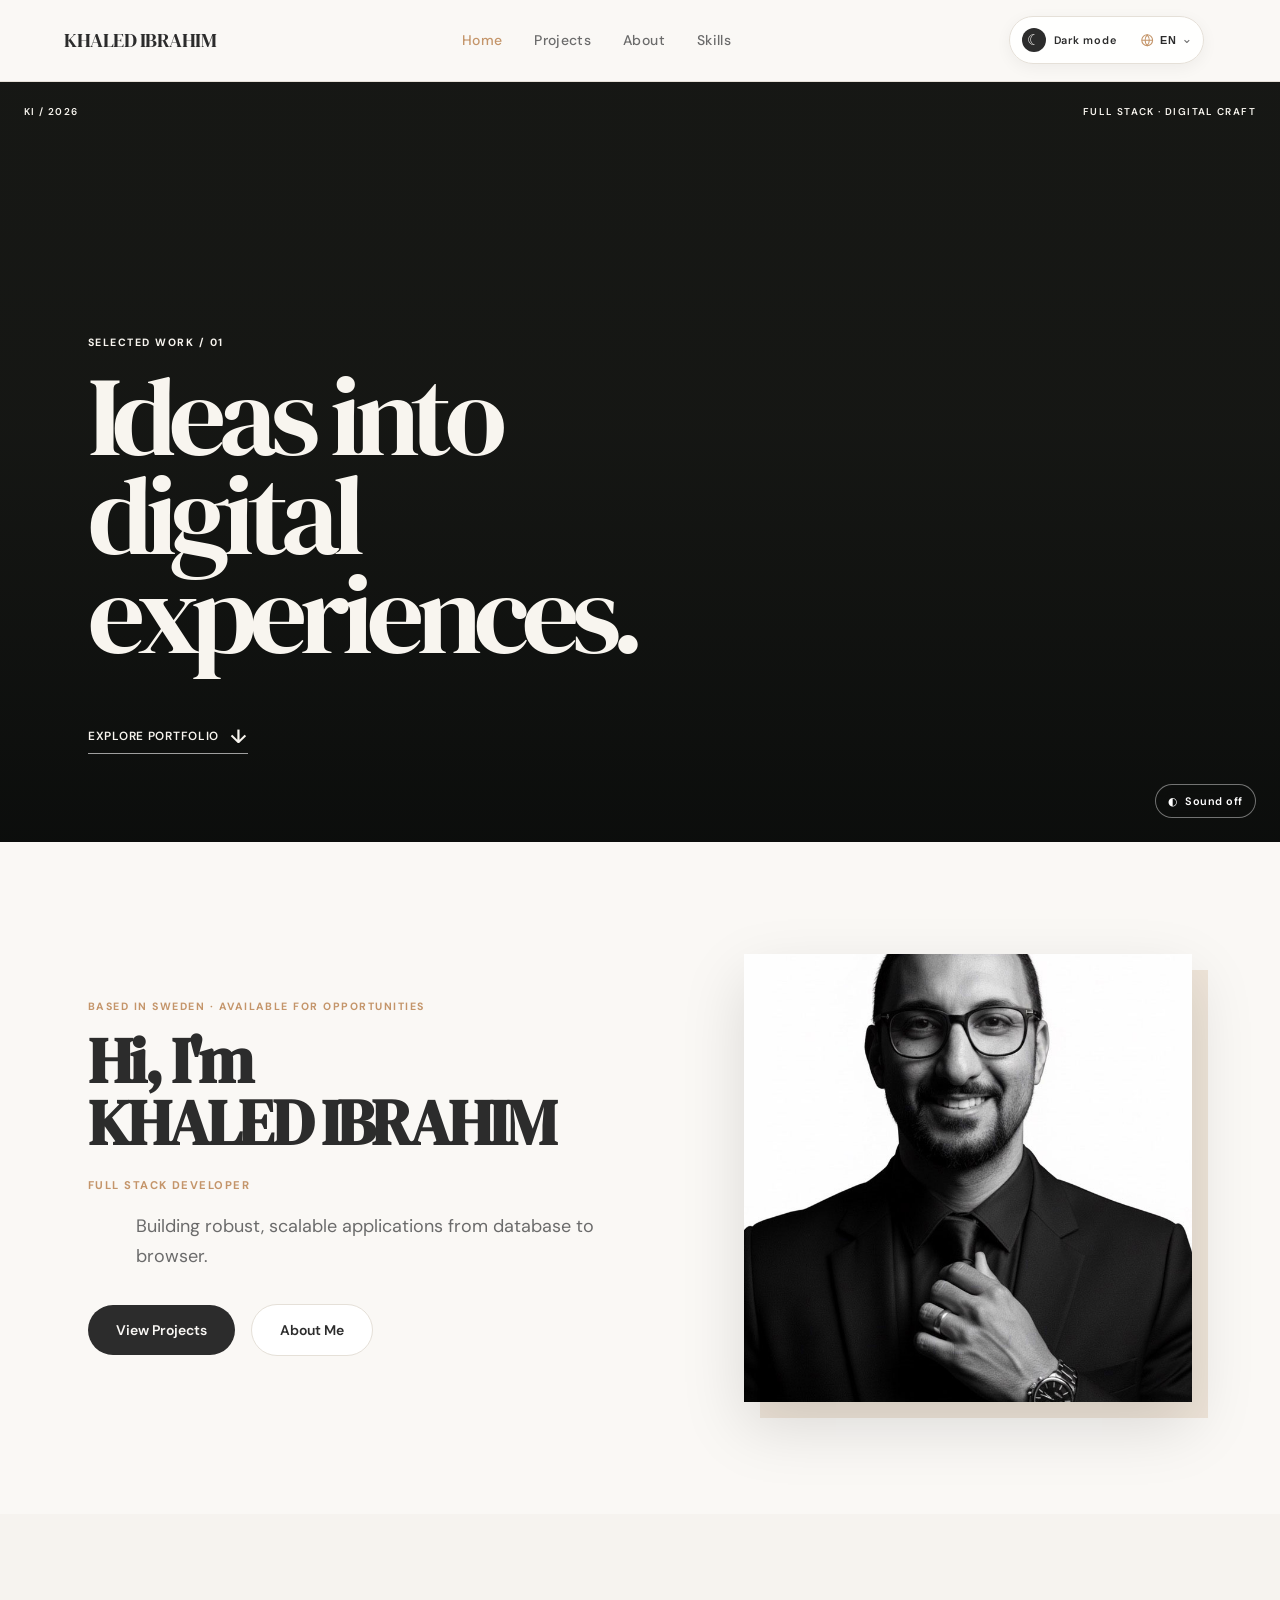
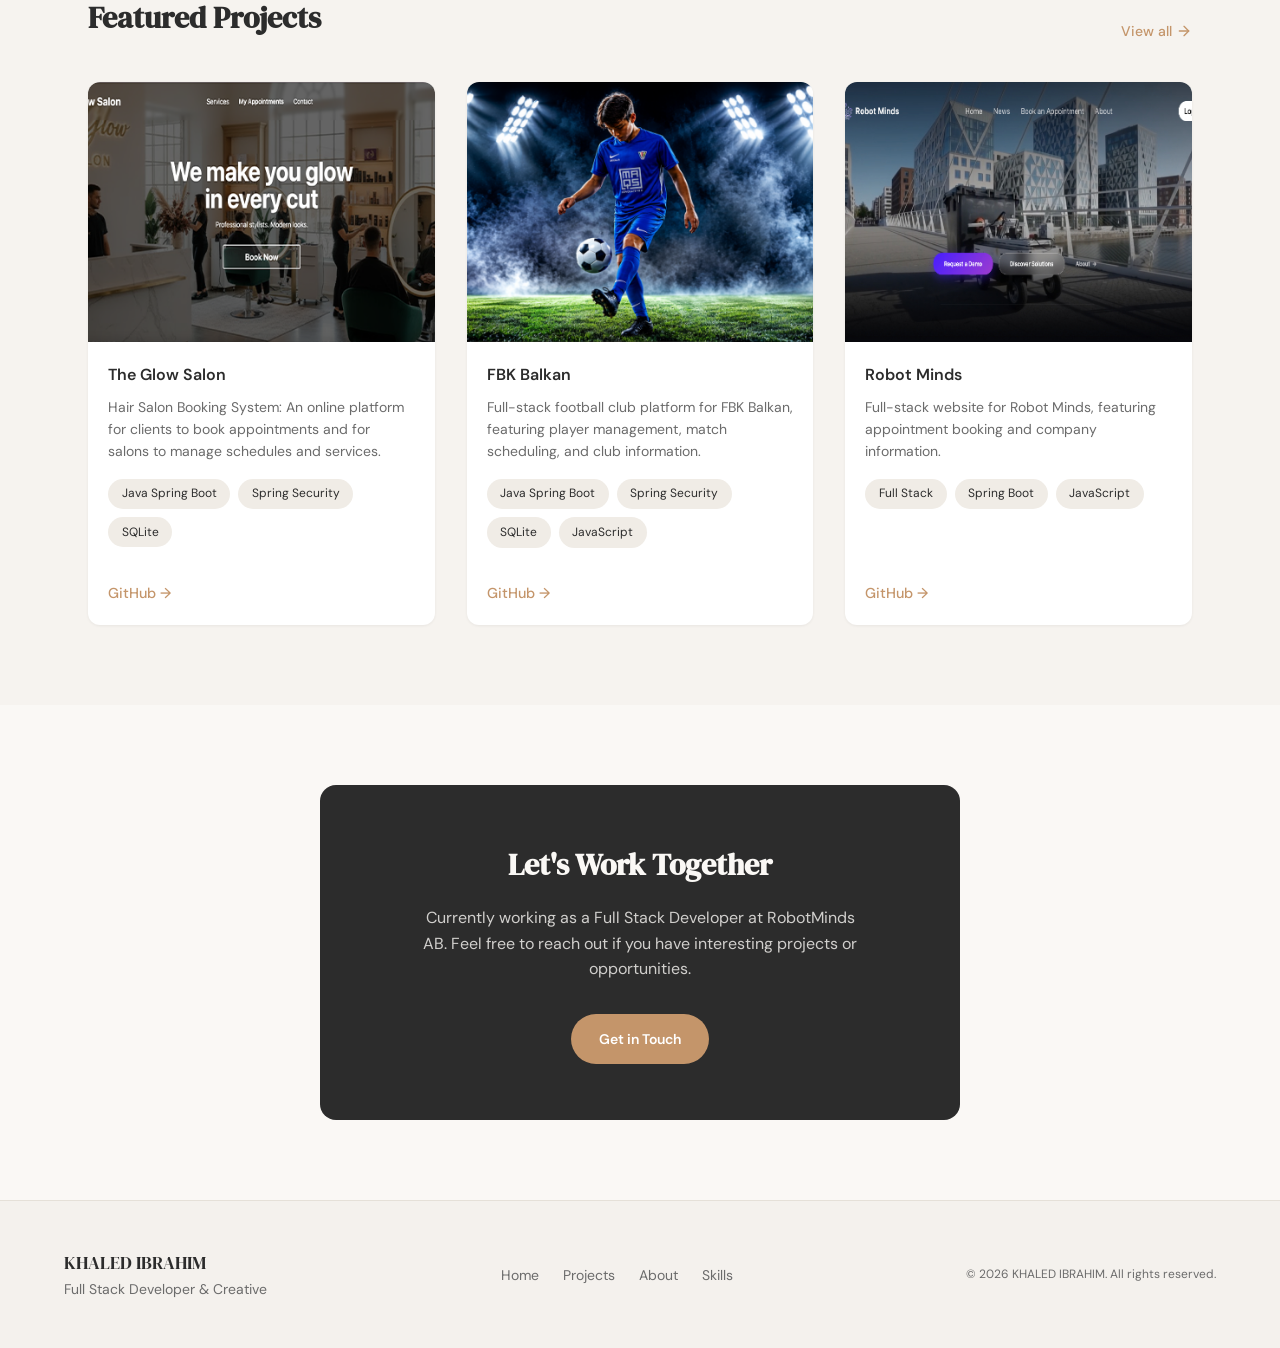
<file: index.html>
<!DOCTYPE html>
<html lang="en">
<head>
  <meta charset="UTF-8" />
  <meta name="viewport" content="width=device-width, initial-scale=1.0" />
  <meta name="theme-color" content="#faf8f5" />
  <title>KHALED IBRAHIM | Creative Portfolio</title>
  <meta name="description" content="Full Stack Developer – Building robust, scalable applications from database to browser." />
  <script>
    (function () {
      const t = localStorage.getItem('portfolio-theme') ||
        (window.matchMedia('(prefers-color-scheme: dark)').matches ? 'dark' : 'light');
      document.documentElement.dataset.theme = t;
    })();
  </script>
  <link rel="preconnect" href="https://fonts.googleapis.com" />
  <link rel="preconnect" href="https://fonts.gstatic.com" crossorigin />
  <link href="https://fonts.googleapis.com/css2?family=DM+Sans:wght@400;500;600;700&family=DM+Serif+Display&display=swap" rel="stylesheet" />
  <link rel="icon" type="image/png" href="images/favicon.png" />
  <link rel="stylesheet" href="css/styles.css" />
</head>
<body>

  <header class="header">
    <nav class="container header__inner">
      <a href="index.html" class="header__logo font-serif">KHALED IBRAHIM</a>

      <ul class="nav-desktop">
        <li><a href="index.html" class="active">Home</a></li>
        <li><a href="projects.html">Projects</a></li>
        <li><a href="about.html">About</a></li>
        <li><a href="skills.html">Skills</a></li>
      </ul>

      <div class="header__controls" aria-label="Site preferences">
        <button class="theme-toggle" id="theme-toggle" type="button" aria-label="Switch to dark mode" aria-pressed="false">
          <span class="theme-toggle__icon" aria-hidden="true">☾</span>
          <span class="theme-toggle__label">Dark mode</span>
        </button>
        <label class="language-select">
          <span class="sr-only">Language</span>
          <svg class="language-select__icon" viewBox="0 0 24 24" fill="none" stroke="currentColor" stroke-width="1.8" aria-hidden="true"><circle cx="12" cy="12" r="9"></circle><path d="M3 12h18M12 3c2.3 2.5 3.5 5.5 3.5 9S14.3 18.5 12 21c-2.3-2.5-3.5-5.5-3.5-9S9.7 5.5 12 3Z"></path></svg>
          <select id="language-select" aria-label="Select language">
            <option value="en">EN</option>
            <option value="sv">SV</option>
          </select>
        </label>
      </div>

      <button class="hamburger" id="hamburger" aria-label="Open menu" aria-expanded="false">
        <span></span><span></span><span></span>
      </button>
    </nav>

    <div class="mobile-menu" id="mobile-menu">
      <ul class="mobile-menu__list">
        <li><a href="index.html" class="active">Home</a></li>
        <li><a href="projects.html">Projects</a></li>
        <li><a href="about.html">About</a></li>
        <li><a href="skills.html">Skills</a></li>
      </ul>
    </div>
  </header>

  <main>

    <section class="showreel" aria-label="Portfolio introduction">
      <video class="showreel__video" autoplay muted loop playsinline preload="metadata">
        <source src="videos/portfolio-intro.mp4" type="video/mp4" />
        Your browser does not support the video tag.
      </video>
      <div class="showreel__shade" aria-hidden="true"></div>
      <div class="showreel__chrome" aria-hidden="true">
        <span>KI / 2026</span>
        <span>FULL STACK · DIGITAL CRAFT</span>
      </div>
      <div class="showreel__content container">
        <p class="showreel__eyebrow">Selected work / 01</p>
        <h1 class="showreel__title font-serif">Ideas into<br>digital experiences.</h1>
        <a class="showreel__scroll" href="#introduction">
          <span>Explore portfolio</span>
          <span class="showreel__arrow" aria-hidden="true">↓</span>
        </a>
      </div>
      <button class="showreel__sound" id="showreel-sound" type="button" aria-label="Turn on video sound" aria-pressed="false">
        <span aria-hidden="true">◐</span> Sound off
      </button>
    </section>

    <section class="hero" id="introduction">
      <div class="container hero__inner">
        <div class="hero__text">
          <p class="hero__eyebrow">Based in Sweden · Available for opportunities</p>
          <h1 class="hero__title font-serif">Hi, I'm<br>KHALED IBRAHIM</h1>
          <p class="hero-subtitle">Full Stack Developer</p>
          <p class="hero__desc">
            Building robust, scalable applications from database to browser.
          </p>
          <div class="hero__actions">
            <a href="projects.html" class="btn btn--primary">View Projects</a>
            <a href="about.html" class="btn btn--outline">About Me</a>
          </div>
        </div>
        <div class="hero__portrait">
          <img src="images/hero-portrait.jpg" alt="KHALED IBRAHIM, Full Stack Developer" />
          <div class="hero__portrait-accent" aria-hidden="true"></div>
        </div>
      </div>
    </section>

    <section class="featured">
      <div class="container">
        <div class="featured__header">
          <h2 class="featured__title font-serif">Featured Projects</h2>
          <a href="projects.html" class="featured__link">
            View all
            <svg xmlns="http://www.w3.org/2000/svg" width="16" height="16" viewBox="0 0 24 24" fill="none" stroke="currentColor" stroke-width="2" stroke-linecap="round" stroke-linejoin="round" aria-hidden="true">
              <path d="M5 12h14"/>
              <path d="m12 5 7 7-7 7"/>
            </svg>
          </a>
        </div>

        <div class="featured__grid projects-grid">

          <article class="product-card project-card clickable-card"
                   data-category="fullstack"
                   data-link="projects.html"
                   role="button"
                   tabindex="0">
            <div class="product-card__image">
              <img src="images/The-Glow-Salon.png" alt="Hair Salon Booking System">
            </div>
            <div class="product-card__body">
              <h3 class="product-card__name">The Glow Salon</h3>
              <p class="product-card__desc">
                Hair Salon Booking System: An online platform for clients to book appointments and for salons to manage schedules and services.
              </p>
              <div class="project-tech">
                <span class="tech-tag">Java Spring Boot</span>
                <span class="tech-tag">Spring Security</span>
                <span class="tech-tag">SQLite</span>
              </div>
              <div class="project-links">
                <a href="https://github.com/Kheldawy" class="project-link" target="_blank" rel="noopener noreferrer">
                  GitHub →
                </a>
              </div>
            </div>
          </article>

          <article class="product-card project-card clickable-card"
                   data-category="fullstack"
                   data-link="projects.html"
                   role="button"
                   tabindex="0">
            <div class="product-card__image">
              <img src="images/FBK_balkan.png" alt="FBK Balkan">
            </div>
            <div class="product-card__body">
              <h3 class="product-card__name">FBK Balkan</h3>
              <p class="product-card__desc">
                Full-stack football club platform for FBK Balkan, featuring player management, match scheduling, and club information.
              </p>
              <div class="project-tech">
                <span class="tech-tag">Java Spring Boot</span>
                <span class="tech-tag">Spring Security</span>
                <span class="tech-tag">SQLite</span>
                <span class="tech-tag">JavaScript</span>
              </div>
              <div class="project-links">
                <a href="https://github.com/RahimOnGit/FBK_Balkan.git" class="project-link" target="_blank" rel="noopener noreferrer">
                  GitHub →
                </a>
              </div>
            </div>
          </article>

          <article class="product-card project-card clickable-card"
                   data-category="fullstack"
                   data-link="projects.html"
                   role="button"
                   tabindex="0">
            <div class="product-card__image">
              <img src="images/robot-minds.jpg" alt="Robot Minds website">
            </div>
            <div class="product-card__body">
              <h3 class="product-card__name">Robot Minds</h3>
              <p class="product-card__desc">
                Full-stack website for Robot Minds, featuring appointment booking and company information.
              </p>
              <div class="project-tech">
                <span class="tech-tag">Full Stack</span>
                <span class="tech-tag">Spring Boot</span>
                <span class="tech-tag">JavaScript</span>
              </div>
              <div class="project-links">
                <a href="https://github.com/KhaledMIbrahim/Robot-Minds" class="project-link" target="_blank" rel="noopener noreferrer">
                  GitHub →
                </a>
              </div>
            </div>
          </article>

        </div>
      </div>
    </section>

    <section class="support">
      <div class="container">
        <div class="support__card">
          <h2 class="support__title font-serif">Let's Work Together</h2>
          <p class="support__desc">
            Currently looking for LIA / internship opportunities in systems development.
            Feel free to reach out if you have interesting projects or positions.
          </p>
          <a href="mailto:khaled.abdo11@gmail.com" class="btn btn--accent support__btn">
            Get in Touch
          </a>
        </div>
      </div>
    </section>

  </main>

  <footer class="footer">
    <div class="container footer__inner">
      <div class="footer__brand">
        <a href="index.html" class="footer__logo font-serif">KHALED IBRAHIM</a>
        <p class="footer__tagline">Full Stack Developer & Creative</p>
      </div>

      <nav class="footer__nav" aria-label="Footer navigation">
        <a href="index.html">Home</a>
        <a href="projects.html">Projects</a>
        <a href="about.html">About</a>
        <a href="skills.html">Skills</a>
      </nav>

      <p class="footer__copy">© <span id="current-year"></span> KHALED IBRAHIM. All rights reserved.</p>
    </div>
  </footer>

  <script src="js/main.js"></script>
</body>
</html>
</file>
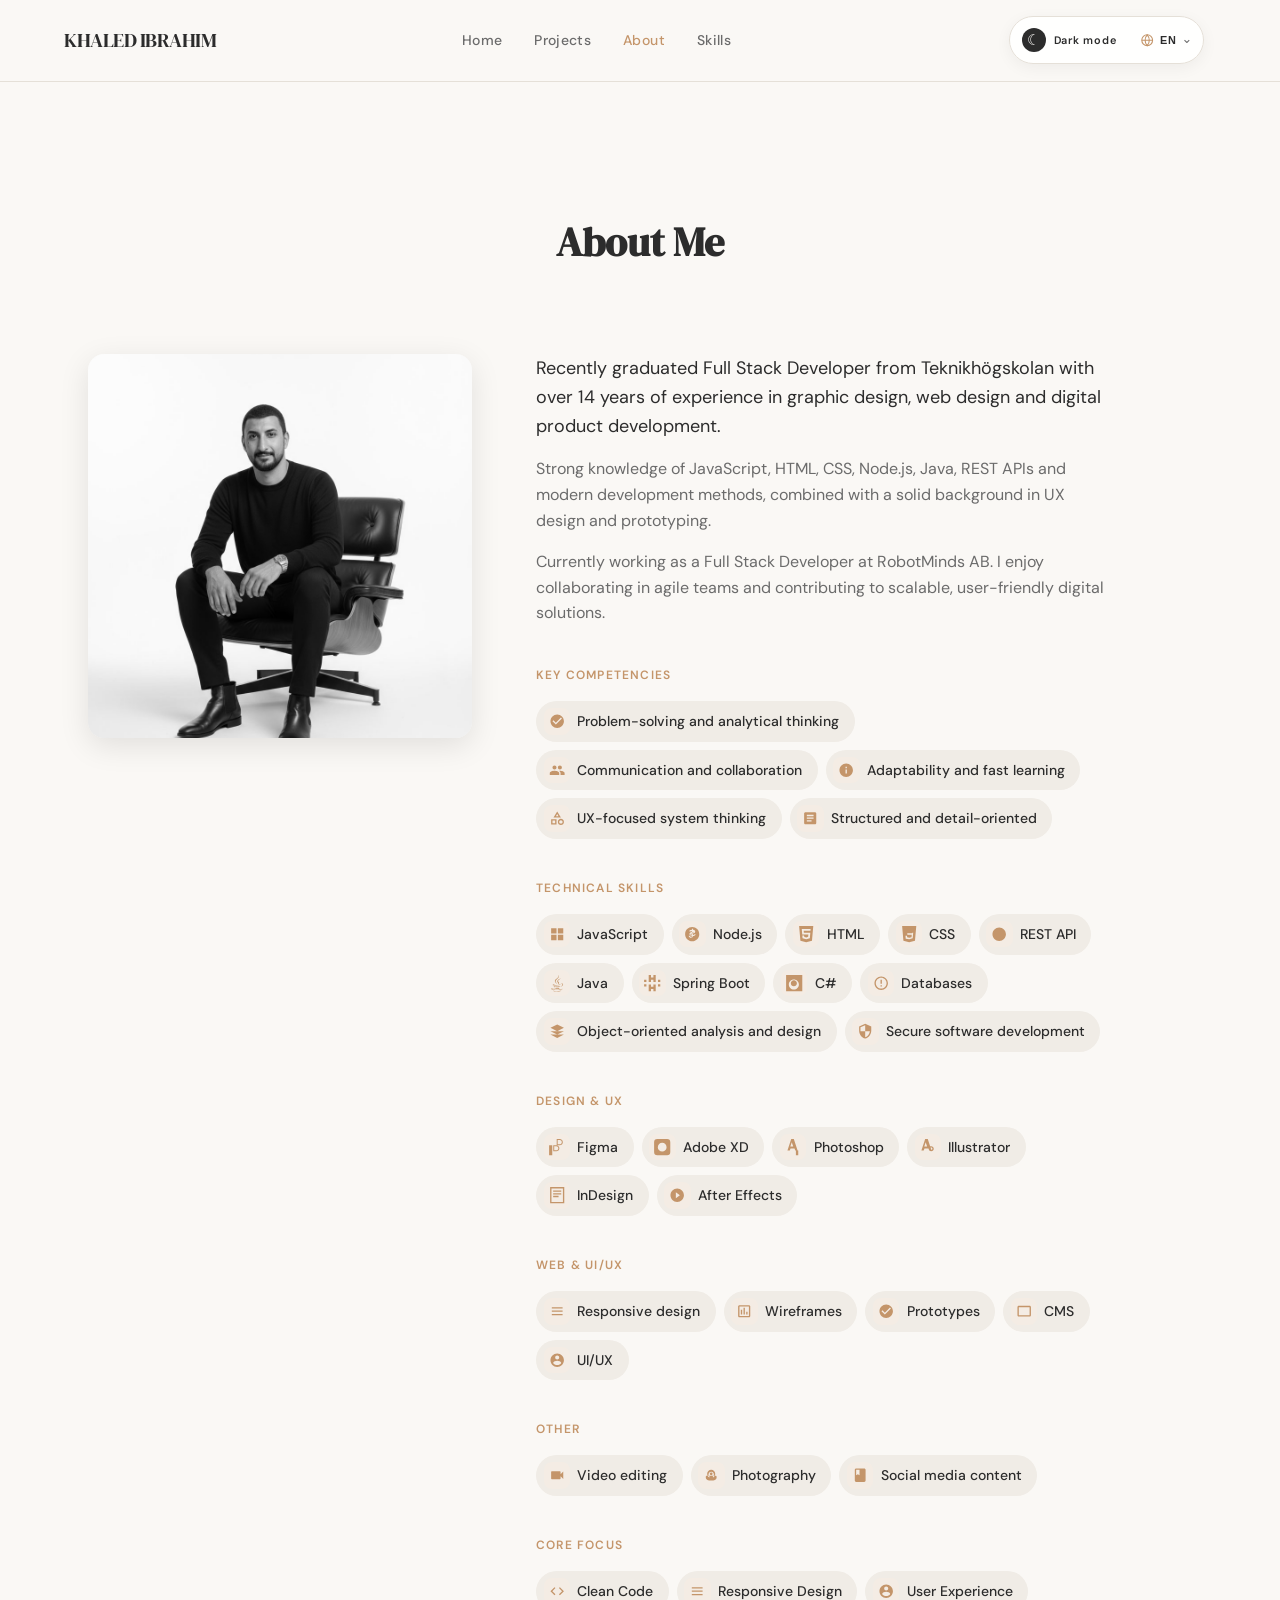
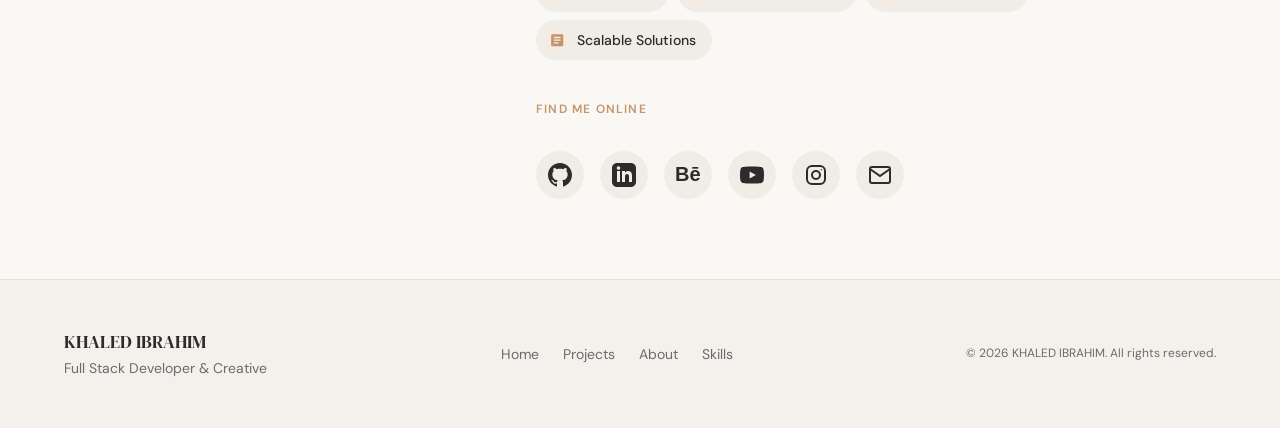
<file: about.html>
<!DOCTYPE html>
<html lang="en">
<head>
  <meta charset="UTF-8" />
  <meta name="viewport" content="width=device-width, initial-scale=1.0" />
  <meta name="theme-color" content="#faf8f5" />
  <title>About | KHALED IBRAHIM</title>
  <meta name="description" content="Learn more about KHALED IBRAHIM, Full Stack Developer graduated from Teknikhögskolan." />
  <script>
    (function () {
      const t = localStorage.getItem('portfolio-theme') ||
        (window.matchMedia('(prefers-color-scheme: dark)').matches ? 'dark' : 'light');
      document.documentElement.dataset.theme = t;
    })();
  </script>
  <link rel="preconnect" href="https://fonts.googleapis.com" />
  <link rel="preconnect" href="https://fonts.gstatic.com" crossorigin />
  <link href="https://fonts.googleapis.com/css2?family=DM+Sans:wght@400;500;600;700&family=DM+Serif+Display&display=swap" rel="stylesheet" />
  <link rel="icon" type="image/png" href="images/favicon.png" />
  <link rel="stylesheet" href="css/styles.css" />
</head>
<body>

  <header class="header">
    <nav class="container header__inner">
      <a href="index.html" class="header__logo font-serif">KHALED IBRAHIM</a>

      <ul class="nav-desktop">
        <li><a href="index.html">Home</a></li>
        <li><a href="projects.html">Projects</a></li>
        <li><a href="about.html" class="active">About</a></li>
        <li><a href="skills.html">Skills</a></li>
      </ul>

      <div class="header__controls" aria-label="Site preferences">
        <button class="theme-toggle" id="theme-toggle" type="button" aria-label="Switch to dark mode" aria-pressed="false">
          <span class="theme-toggle__icon" aria-hidden="true">☾</span>
          <span class="theme-toggle__label">Dark mode</span>
        </button>
        <label class="language-select">
          <span class="sr-only">Language</span>
          <svg class="language-select__icon" viewBox="0 0 24 24" fill="none" stroke="currentColor" stroke-width="1.8" aria-hidden="true"><circle cx="12" cy="12" r="9"></circle><path d="M3 12h18M12 3c2.3 2.5 3.5 5.5 3.5 9S14.3 18.5 12 21c-2.3-2.5-3.5-5.5-3.5-9S9.7 5.5 12 3Z"></path></svg>
          <select id="language-select" aria-label="Select language">
            <option value="en">EN</option>
            <option value="sv">SV</option>
          </select>
        </label>
      </div>

      <button class="hamburger" id="hamburger" aria-label="Open menu" aria-expanded="false">
        <span></span><span></span><span></span>
      </button>
    </nav>

    <div class="mobile-menu" id="mobile-menu">
      <ul class="mobile-menu__list">
        <li><a href="index.html">Home</a></li>
        <li><a href="projects.html">Projects</a></li>
        <li><a href="about.html" class="active">About</a></li>
        <li><a href="skills.html">Skills</a></li>
      </ul>
    </div>
  </header>

  <main>
    <section class="about-section">
      <div class="container">

        <header class="page-header">
          <h1 class="page-header__title font-serif">About Me</h1>
        </header>

        <div class="about__content">

          <div class="about__photo">
            <img src="images/about-photo.jpg" alt="KHALED IBRAHIM Full Stack Developer" />
          </div>

          <div class="about__bio">

            <p>
              Recently graduated Full Stack Developer from Teknikhögskolan with over 14 years of experience in graphic design, web design and digital product development.
            </p>

            <p>
              Strong knowledge of JavaScript, HTML, CSS, Node.js, Java, REST APIs and modern development methods, combined with a solid background in UX design and prototyping.
            </p>

            <p>
              Currently working as a Full Stack Developer at RobotMinds AB. I enjoy collaborating in agile teams and contributing to scalable, user-friendly digital solutions.
            </p>

            <h2 class="about__label">Key Competencies</h2>
            <div class="about__tags">
              <span class="about__tag">
                <svg viewBox="0 0 24 24" fill="currentColor"><path d="M12 2C6.48 2 2 6.48 2 12s4.48 10 10 10 10-4.48 10-10S17.52 2 12 2zm-2 15l-5-5 1.41-1.41L10 14.17l7.59-7.59L19 8l-9 9z"/></svg>
                Problem-solving and analytical thinking
              </span>
              <span class="about__tag">
                <svg viewBox="0 0 24 24" fill="currentColor"><path d="M16 11c1.66 0 2.99-1.34 2.99-3S17.66 5 16 5c-1.66 0-3 1.34-3 3s1.34 3 3 3zm-8 0c1.66 0 2.99-1.34 2.99-3S9.66 5 8 5C6.34 5 5 6.34 5 8s1.34 3 3 3zm0 2c-2.33 0-7 1.17-7 3.5V19h14v-2.5c0-2.33-4.67-3.5-7-3.5zm8 0c-.29 0-.62.02-.97.05 1.16.84 1.97 1.97 1.97 3.45V19h6v-2.5c0-2.33-4.67-3.5-7-3.5z"/></svg>
                Communication and collaboration
              </span>
              <span class="about__tag">
                <svg viewBox="0 0 24 24" fill="currentColor"><path d="M12 2C6.48 2 2 6.48 2 12s4.48 10 10 10 10-4.48 10-10S17.52 2 12 2zm1 15h-2v-6h2v6zm0-8h-2V7h2v2z"/></svg>
                Adaptability and fast learning
              </span>
              <span class="about__tag">
                <svg viewBox="0 0 24 24" fill="currentColor"><path d="M12 2l-5.5 9h11L12 2zm0 3.84L13.93 9h-3.87L12 5.84zM17.5 13c-2.49 0-4.5 2.01-4.5 4.5s2.01 4.5 4.5 4.5 4.5-2.01 4.5-4.5-2.01-4.5-4.5-4.5zm0 7c-1.38 0-2.5-1.12-2.5-2.5s1.12-2.5 2.5-2.5 2.5 1.12 2.5 2.5-1.12 2.5-2.5 2.5zM3 21.5h8v-8H3v8zm2-6h4v4H5v-4z"/></svg>
                UX-focused system thinking
              </span>
              <span class="about__tag">
                <svg viewBox="0 0 24 24" fill="currentColor"><path d="M19 3H5c-1.1 0-2 .9-2 2v14c0 1.1.9 2 2 2h14c1.1 0 2-.9 2-2V5c0-1.1-.9-2-2-2zm-5 14H7v-2h7v2zm3-4H7v-2h10v2zm0-4H7V7h10v2z"/></svg>
                Structured and detail-oriented
              </span>
            </div>
            
            <h2 class="about__label">Technical Skills</h2>
            <div class="about__tags">
              <span class="about__tag">
                <svg viewBox="0 0 24 24" fill="currentColor"><path d="M3 3h8v8H3V3zm10 0h8v8h-8V3zM3 13h8v8H3v-8zm10 0h8v8h-8v-8z"/></svg>
                JavaScript
              </span>
              <span class="about__tag">
                <svg viewBox="0 0 24 24" fill="currentColor"><path d="M12 1.5C6.2 1.5 1.5 6.2 1.5 12S6.2 22.5 12 22.5 22.5 17.8 22.5 12 17.8 1.5 12 1.5zm-1.1 16.2c-2.3-.4-3.9-1.7-4.2-3.4h1.8c.2.9 1.1 1.6 2.4 1.8v1.6zm.1-3.5c-1.8-.3-3-1.2-3-2.6 0-1.6 1.3-2.6 3.4-2.9V7.1c-1.1.2-2.1.6-2.8 1.2l-1-1.3c1-1 2.5-1.6 4.2-1.7v-1.5h1.5v1.5c1.9.2 3.2 1.2 3.2 2.8 0 1.8-1.4 2.8-3.5 3.1v2.1c1.3-.2 2.4-.8 3.1-1.5l1.1 1.2c-1.1 1.1-2.7 1.9-4.5 2.1v1.5h-1.5v-1.5zm1.5-5.4c.9.2 1.4.6 1.4 1.3 0 .7-.5 1.1-1.4 1.3V8.8zm-1.5 5.1c-1-.2-1.5-.7-1.5-1.4 0-.7.5-1.2 1.5-1.4v2.8z"/></svg>
                Node.js
              </span>
              <span class="about__tag">
                <svg viewBox="0 0 24 24" fill="currentColor"><path d="M1.5 0h21l-1.91 21.563L11.977 24l-8.565-2.438L1.5 0zm7.031 9.75l-.232-2.718 10.059.003.23-2.622L5.412 4.41l.698 8.01h9.126l-.326 3.543-2.91.805-2.955-.81-.188-2.11H6.248l.33 4.171L12 19.351l5.379-1.443.744-8.157H8.531z"/></svg>
                HTML
              </span>
              <span class="about__tag">
                <svg viewBox="0 0 24 24" fill="currentColor"><path d="M1.5 0h21l-1.91 21.563L11.977 24l-8.564-2.438L1.5 0zm5.704 6.75l-.032-.003 9.662.003-.33 3.75H9.096l.213 2.25h6.5l-.33 3.75-3.25.9-3.25-.9-.213-2.25H6.5l.33 4.5L12 19.5l5.17-1.425.75-8.325H7.204z"/></svg>
                CSS
              </span>
              <span class="about__tag">
                <svg viewBox="0 0 24 24" fill="currentColor"><path d="M22 12c0-5.523-4.477-10-10-10S2 6.477 2 12s4.477 10 10 10c1.42 0 2.775-.296 4-.832V17.5c0-.828-.672-1.5-1.5-1.5H12v-2h2.5c.828 0 1.5-.672 1.5-1.5V10h-2v1.5c0 .828-.672 1.5-1.5 1.5H10V10H8.5C7.672 10 7 10.672 7 11.5V13H5.5c-.828 0-1.5.672-1.5 1.5V17c0 .828.672 1.5 1.5 1.5H9v2.168A9.96 9.96 0 0 0 12 22c5.523 0 10-4.477 10-10z"/></svg>
                REST API
              </span>
              <span class="about__tag">
                <svg viewBox="0 0 24 24" fill="currentColor"><path d="M8.851 18.56s-.917.534.653.714c1.902.218 2.874.187 4.969-.211 0 0 .552.346 1.321.646-4.699 2.013-10.633-.118-6.943-1.149M8.276 15.933s-1.028.761.542.924c2.032.209 3.636.227 6.413-.308 0 0 .384.389 1.004.602-5.762 1.688-12.157.13-7.959-1.218M13.116 11.475c1.158 1.333-.304 2.533-.304 2.533s2.939-1.518 1.589-3.418c-1.261-1.774-2.226-2.655 3.007-5.688 0-.001-8.216 2.051-4.292 6.573M19.33 19.504s.68.559-.747.991c-2.712.822-11.288 1.069-13.669.033-.856-.373.75-.89 1.254-.998.527-.114.828-.093.828-.093-.953-.671-6.156 1.317-2.643 1.887 9.58 1.553 17.462-.7 15.0-.82M9.292 13.21s-4.362 1.036-1.544 1.412c1.189.159 3.561.123 5.77-.062 1.806-.152 3.618-.477 3.618-.477s-.637.306-1.098.66c-4.429 1.165-12.986.623-10.522-.568 2.082-1.006 3.776-.965 3.776-.965M17.06 17.007c4.508-2.344 2.424-4.593.97-4.285-.355.075-.514.14-.514.14s.132-.207.385-.297c2.875-1.011 5.083 2.981-.97 4.566 0 0 .073-.066.129-.124M14.006 0s2.494 2.494-2.365 6.33c-3.896 3.077-.888 4.832-.001 6.836-2.274-2.053-3.94-3.858-2.821-5.539 1.642-2.466 6.193-3.66 5.187-7.627M9.74 23.97c2.165.14 5.48-.062 8.837-.945 0 0-.475.242-1.031.528-3.72 1.232-8.663 1.088-11.49-.018-.52-.208.28-.5.28-.5s.3.07.404.035"/></svg>
                Java
              </span>
              <span class="about__tag">
                <svg viewBox="0 0 24 24" fill="currentColor"><path d="M10.2 0v3.4h3.6V0h3.4v10.2H13.8V6.8h-3.6v3.4H6.8V0h3.4zm0 13.8v3.4h3.6v-3.4h3.4V24H13.8v-3.4h-3.6V24H6.8V13.8h3.4zM0 6.8v3.4h3.4V6.8H0zm0 6.8v3.4h3.4v-3.4H0zM20.6 6.8v3.4H24V6.8h-3.4zm0 6.8v3.4H24v-3.4h-3.4z"/></svg>
                Spring Boot
              </span>
              <span class="about__tag">
                <svg viewBox="0 0 24 24" fill="currentColor"><path d="M0 0v24h24V0H0zm11.5 21.5c-4.14 0-7.5-3.36-7.5-7.5s3.36-7.5 7.5-7.5 7.5 3.36 7.5 7.5-3.36 7.5-7.5 7.5zM16 12c0-2.48-2.02-4.5-4.5-4.5S7 9.52 7 12s2.02 4.5 4.5 4.5S16 14.48 16 12z"/></svg>
                C#
              </span>
              <span class="about__tag">
                <svg viewBox="0 0 24 24" fill="currentColor"><path d="M12 2C6.48 2 2 6.48 2 12s4.48 10 10 10 10-4.48 10-10S17.52 2 12 2zm0 18c-4.41 0-8-3.59-8-8s3.59-8 8-8 8 3.59 8 8-3.59 8-8 8zm-1-13h2v6h-2zm0 8h2v2h-2z"/></svg>
                Databases
              </span>
              <span class="about__tag">
                <svg viewBox="0 0 24 24" fill="currentColor"><path d="M12 2L2 7l10 5 10-5-10-5zM2 17l10 5 10-5M2 12l10 5 10-5"/></svg>
                Object-oriented analysis and design
              </span>
              <span class="about__tag">
                <svg viewBox="0 0 24 24" fill="currentColor"><path d="M12 1L3 5v6c0 5.55 3.84 10.74 9 12 5.16-1.26 9-6.45 9-12V5l-9-4zm0 10.99h7c-.53 4.12-3.28 7.79-7 8.94V12H5V6.3l7-3.11v8.8z"/></svg>
                Secure software development
              </span>
            </div>
            
            <h2 class="about__label">Design & UX</h2>
            <div class="about__tags">
              <span class="about__tag">
                <svg viewBox="0 0 24 24" fill="currentColor"><path d="M15.852 8.981h-4.588V0h4.588c2.476 0 4.487 2.011 4.487 4.49 0 2.48-2.011 4.491-4.487 4.491zM12.735 7.512h3.117c1.658 0 3.004-1.346 3.004-3.022 0-1.675-1.346-3.021-3.004-3.021h-3.117v6.043zM4.661 24V8.981H0V24h4.661zm1.469-15.019h4.588c2.476 0 4.487 2.011 4.487 4.49 0 2.48-2.011 4.491-4.487 4.491H6.13V8.981zm1.469 1.469v6.043h3.119c1.658 0 3.004-1.346 3.004-3.022 0-1.675-1.346-3.021-3.004-3.021H7.599z"/></svg>
                Figma
              </span>
              <span class="about__tag">
                <svg viewBox="0 0 24 24" fill="currentColor"><path d="M19.23 0H4.77A4.77 4.77 0 0 0 0 4.77v14.46A4.77 4.77 0 0 0 4.77 24h14.46A4.77 4.77 0 0 0 24 19.23V4.77A4.77 4.77 0 0 0 19.23 0zM12 18.5a6.5 6.5 0 1 1 0-13 6.5 6.5 0 0 1 0 13z"/></svg>
                Adobe XD
              </span>
              <span class="about__tag">
                <svg viewBox="0 0 24 24" fill="currentColor"><path d="M9.07 0L3.5 17.03h3.44l1.07-3.14h5.98l1.07 3.14h3.44L12.93 0H9.07zm.8 4.66l2.13 6.25H7.74l2.13-6.25zM19.5 17.03V24h-3.5v-6.97h3.5z"/></svg>
                Photoshop
              </span>
              <span class="about__tag">
                <svg viewBox="0 0 24 24" fill="currentColor"><path d="M7.5 0L1.93 17.03h3.44l1.07-3.14h5.98l1.07 3.14h3.44L11.36 0H7.5zm.8 4.66l2.13 6.25H6.17l2.13-6.25zM16.5 10.5c-2.07 0-3.75 1.68-3.75 3.75S14.43 18 16.5 18s3.75-1.68 3.75-3.75-1.68-3.75-3.75-3.75zm0 5.5c-.97 0-1.75-.78-1.75-1.75s.78-1.75 1.75-1.75 1.75.78 1.75 1.75-.78 1.75-1.75 1.75z"/></svg>
                Illustrator
              </span>
              <span class="about__tag">
                <svg viewBox="0 0 24 24" fill="currentColor"><path d="M1.5 0h21v24h-21V0zm2 2v20h17V2h-17zm2.5 3h12v2h-12V5zm0 4h12v2h-12V9zm0 4h8v2h-8v-2z"/></svg>
                InDesign
              </span>
              <span class="about__tag">
                <svg viewBox="0 0 24 24" fill="currentColor"><path d="M12 2C6.48 2 2 6.48 2 12s4.48 10 10 10 10-4.48 10-10S17.52 2 12 2zm-2 14.5v-9l6 4.5-6 4.5z"/></svg>
                After Effects
              </span>
            </div>
            
            <h2 class="about__label">Web & UI/UX</h2>
            <div class="about__tags">
              <span class="about__tag">
                <svg viewBox="0 0 24 24" fill="currentColor"><path d="M4 6h16v2H4zm0 5h16v2H4zm0 5h16v2H4z"/></svg>
                Responsive design
              </span>
              <span class="about__tag">
                <svg viewBox="0 0 24 24" fill="currentColor"><path d="M19 3H5c-1.1 0-2 .9-2 2v14c0 1.1.9 2 2 2h14c1.1 0 2-.9 2-2V5c0-1.1-.9-2-2-2zm0 16H5V5h14v14zM7 10h2v7H7zm4-3h2v10h-2zm4 6h2v4h-2z"/></svg>
                Wireframes
              </span>
              <span class="about__tag">
                <svg viewBox="0 0 24 24" fill="currentColor"><path d="M12 2C6.48 2 2 6.48 2 12s4.48 10 10 10 10-4.48 10-10S17.52 2 12 2zm-2 15l-5-5 1.41-1.41L10 14.17l7.59-7.59L19 8l-9 9z"/></svg>
                Prototypes
              </span>
              <span class="about__tag">
                <svg viewBox="0 0 24 24" fill="currentColor"><path d="M20 4H4c-1.1 0-2 .9-2 2v12c0 1.1.9 2 2 2h16c1.1 0 2-.9 2-2V6c0-1.1-.9-2-2-2zm0 14H4V6h16v12z"/></svg>
                CMS
              </span>
              <span class="about__tag">
                <svg viewBox="0 0 24 24" fill="currentColor"><path d="M12 2C6.48 2 2 6.48 2 12s4.48 10 10 10 10-4.48 10-10S17.52 2 12 2zm0 3c1.66 0 3 1.34 3 3s-1.34 3-3 3-3-1.34-3-3 1.34-3 3-3zm0 14.2c-2.5 0-4.71-1.28-6-3.22.03-1.99 4-3.08 6-3.08 1.99 0 5.97 1.09 6 3.08-1.29 1.94-3.5 3.22-6 3.22z"/></svg>
                UI/UX
              </span>
            </div>
            
            <h2 class="about__label">Other</h2>
            <div class="about__tags">
              <span class="about__tag">
                <svg viewBox="0 0 24 24" fill="currentColor"><path d="M17 10.5V7c0-.55-.45-1-1-1H4c-.55 0-1 .45-1 1v10c0 .55.45 1 1 1h12c.55 0 1-.45 1-1v-3.5l4 4v-11l-4 4z"/></svg>
                Video editing
              </span>
              <span class="about__tag">
                <svg viewBox="0 0 24 24" fill="currentColor"><path d="M12 12c-1.1 0-2-.9-2-2s.9-2 2-2 2 .9 2 2-.9 2-2 2zm0-8c-3.31 0-6 2.69-6 6 0 2.32 1.25 4.34 3.11 5.43l.69-1.18C8.7 13.5 8 12.32 8 11c0-2.21 1.79-4 4-4s4 1.79 4 4c0 1.32-.7 2.5-1.8 3.25l.69 1.18C16.75 14.34 18 12.32 18 10c0-3.31-2.69-6-6-6zm0 16c-4.42 0-8-1.79-8-4v-1.5c0-.83.67-1.5 1.5-1.5h13c.83 0 1.5.67 1.5 1.5V16c0 2.21-3.58 4-8 4z"/></svg>
                Photography
              </span>
              <span class="about__tag">
                <svg viewBox="0 0 24 24" fill="currentColor"><path d="M18 2H6c-1.1 0-2 .9-2 2v16c0 1.1.9 2 2 2h12c1.1 0 2-.9 2-2V4c0-1.1-.9-2-2-2zM6 4h5v8l-2.5-1.5L6 12V4z"/></svg>
                Social media content
              </span>
            </div>
            
            <h2 class="about__label">Core Focus</h2>
            <div class="about__tags">
              <span class="about__tag">
                <svg viewBox="0 0 24 24" fill="currentColor"><path d="M9.4 16.6L4.8 12l4.6-4.6L8 6l-6 6 6 6 1.4-1.4zm5.2 0l4.6-4.6-4.6-4.6L16 6l6 6-6 6-1.4-1.4z"/></svg>
                Clean Code
              </span>
              <span class="about__tag">
                <svg viewBox="0 0 24 24" fill="currentColor"><path d="M4 6h16v2H4zm0 5h16v2H4zm0 5h16v2H4z"/></svg>
                Responsive Design
              </span>
              <span class="about__tag">
                <svg viewBox="0 0 24 24" fill="currentColor"><path d="M12 2C6.48 2 2 6.48 2 12s4.48 10 10 10 10-4.48 10-10S17.52 2 12 2zm0 3c1.66 0 3 1.34 3 3s-1.34 3-3 3-3-1.34-3-3 1.34-3 3-3zm0 14.2c-2.5 0-4.71-1.28-6-3.22.03-1.99 4-3.08 6-3.08 1.99 0 5.97 1.09 6 3.08-1.29 1.94-3.5 3.22-6 3.22z"/></svg>
                User Experience
              </span>
              <span class="about__tag">
                <svg viewBox="0 0 24 24" fill="currentColor"><path d="M19 3H5c-1.1 0-2 .9-2 2v14c0 1.1.9 2 2 2h14c1.1 0 2-.9 2-2V5c0-1.1-.9-2-2-2zm-5 14H7v-2h7v2zm3-4H7v-2h10v2zm0-4H7V7h10v2z"/></svg>
                Scalable Solutions
              </span>
            </div>

            <h2 class="about__label">Find Me Online</h2>

            <div class="social-links">
              <a href="https://github.com/Kheldawy" target="_blank" rel="noopener noreferrer" aria-label="GitHub">
                <svg width="24" height="24" viewBox="0 0 24 24" fill="currentColor">
                  <path d="M12 0c-6.626 0-12 5.373-12 12 0 5.302 3.438 9.8 8.207 11.387.599.111.793-.261.793-.577v-2.234c-3.338.726-4.033-1.416-4.033-1.416-.546-1.387-1.333-1.756-1.333-1.756-1.089-.745.083-.729.083-.729 1.205.084 1.839 1.237 1.839 1.237 1.07 1.834 2.807 1.304 3.492.997.107-.775.418-1.305.762-1.604-2.665-.305-5.467-1.334-5.467-5.931 0-1.311.469-2.381 1.236-3.221-.124-.303-.535-1.524.117-3.176 0 0 1.008-.322 3.301 1.23.957-.266 1.983-.399 3.003-.404 1.02.005 2.047.138 3.006.404 2.291-1.552 3.297-1.23 3.297-1.23.653 1.653.242 2.874.118 3.176.77.84 1.235 1.911 1.235 3.221 0 4.609-2.807 5.624-5.479 5.921.43.372.823 1.102.823 2.222v3.293c0 .319.192.694.801.576 4.765-1.589 8.199-6.086 8.199-11.386 0-6.627-5.373-12-12-12z"/>
                </svg>
              </a>

              <a href="https://www.linkedin.com/in/khaled-abdo/" target="_blank" rel="noopener noreferrer" aria-label="LinkedIn">
                <svg width="24" height="24" viewBox="0 0 24 24" fill="currentColor">
                  <path d="M19 0h-14c-2.761 0-5 2.239-5 5v14c0 2.761 2.239 5 5 5h14c2.762 0 5-2.239 5-5v-14c0-2.761-2.238-5-5-5zm-11 19h-3v-11h3v11zm-1.5-12.268c-.966 0-1.75-.79-1.75-1.764s.784-1.764 1.75-1.764 1.75.79 1.75 1.764-.783 1.764-1.75 1.764zm13.5 12.268h-3v-5.604c0-3.368-4-3.113-4 0v5.604h-3v-11h3v1.765c1.396-2.586 7-2.777 7 2.476v6.759z"/>
                </svg>
              </a>

              <a href="https://www.behance.net/km911" target="_blank" rel="noopener noreferrer" aria-label="Behance">
                <svg width="26" height="24" viewBox="0 0 26 24" aria-hidden="true">
                  <text x="0" y="18" fill="currentColor" font-family="Arial, sans-serif" font-size="20" font-weight="700">Bē</text>
                </svg>
              </a>

              <a href="https://www.youtube.com/@KhaledAiHub" target="_blank" rel="noopener noreferrer" aria-label="YouTube">
                <svg width="24" height="24" viewBox="0 0 24 24" fill="currentColor" aria-hidden="true">
                  <path d="M23.5 6.2a3 3 0 0 0-2.1-2.1C19.5 3.5 12 3.5 12 3.5s-7.5 0-9.4.6A3 3 0 0 0 .5 6.2 31.4 31.4 0 0 0 0 12a31.4 31.4 0 0 0 .5 5.8 3 3 0 0 0 2.1 2.1c1.9.6 9.4.6 9.4.6s7.5 0 9.4-.6a3 3 0 0 0 2.1-2.1A31.4 31.4 0 0 0 24 12a31.4 31.4 0 0 0-.5-5.8ZM9.6 15.6V8.4l6.3 3.6-6.3 3.6Z"/>
                </svg>
              </a>

              <a href="https://www.instagram.com/khaledaihub/" target="_blank" rel="noopener noreferrer" aria-label="Instagram">
                <svg width="24" height="24" viewBox="0 0 24 24" fill="none" stroke="currentColor" stroke-width="2" stroke-linecap="round" stroke-linejoin="round" aria-hidden="true">
                  <rect x="3" y="3" width="18" height="18" rx="5" ry="5"></rect>
                  <circle cx="12" cy="12" r="4"></circle>
                  <circle cx="17.3" cy="6.7" r="0.7" fill="currentColor" stroke="none"></circle>
                </svg>
              </a>

              <a href="mailto:khaled.abdo11@gmail.com" aria-label="Email">
                <svg width="24" height="24" viewBox="0 0 24 24" fill="none" stroke="currentColor" stroke-width="2">
                  <path d="M4 4h16c1.1 0 2 .9 2 2v12c0 1.1-.9 2-2 2H4c-1.1 0-2-.9-2-2V6c0-1.1.9-2 2-2z"></path>
                  <polyline points="22,6 12,13 2,6"></polyline>
                </svg>
              </a>
            </div>

          </div>
        </div>

      </div>
    </section>
  </main>

  <footer class="footer">
    <div class="container footer__inner">
      <div class="footer__brand">
        <a href="index.html" class="footer__logo font-serif">KHALED IBRAHIM</a>
        <p class="footer__tagline">Full Stack Developer & Creative</p>
      </div>

      <nav class="footer__nav" aria-label="Footer navigation">
        <a href="index.html">Home</a>
        <a href="projects.html">Projects</a>
        <a href="about.html">About</a>
        <a href="skills.html">Skills</a>
      </nav>

      <p class="footer__copy">© <span id="current-year"></span> KHALED IBRAHIM. All rights reserved.</p>
    </div>
  </footer>

  <script src="js/main.js"></script>
</body>
</html>
</file>
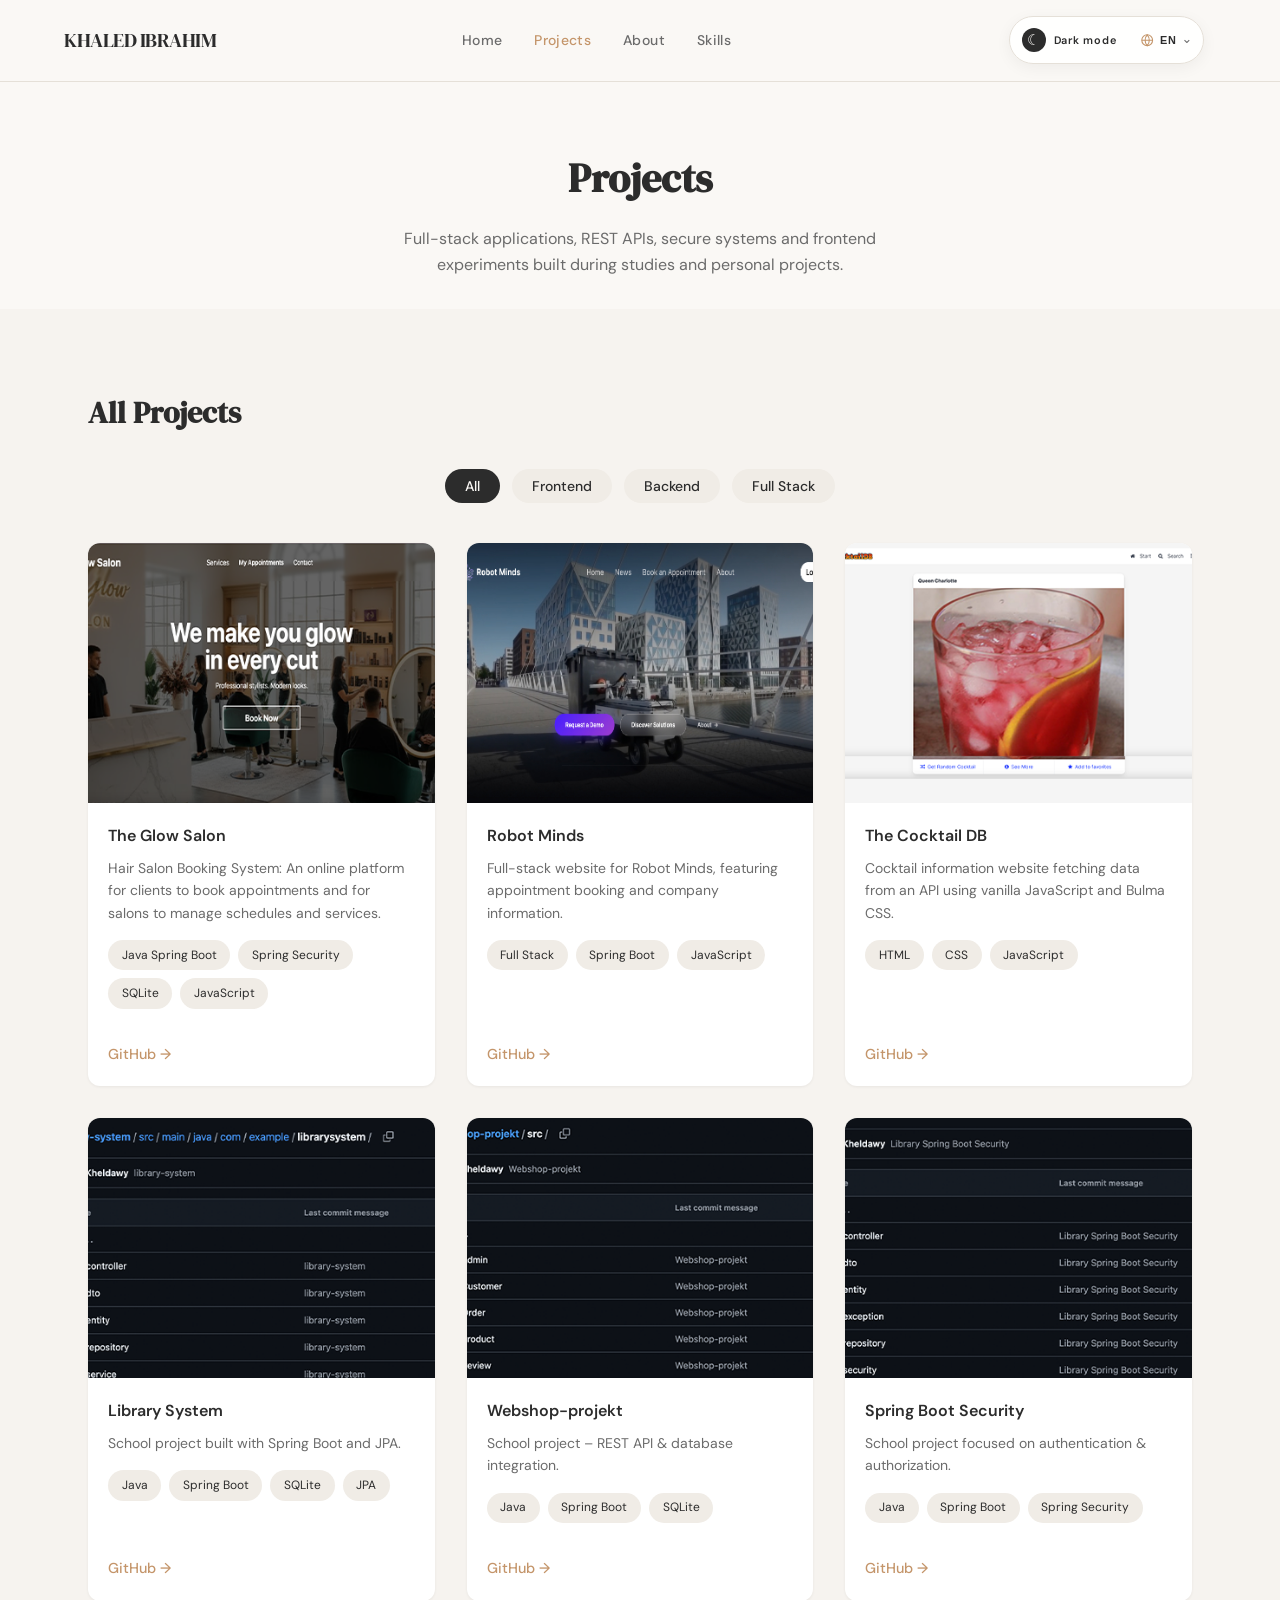
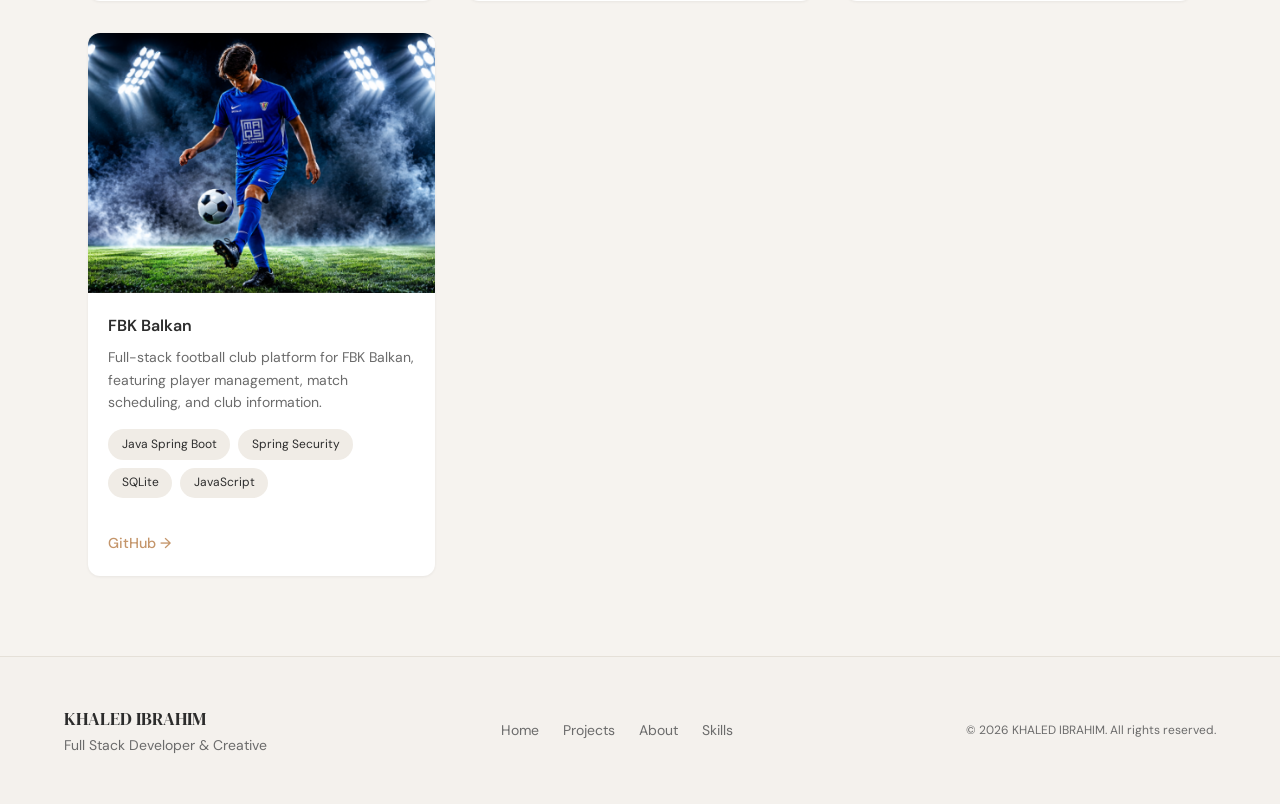
<file: projects.html>
<!DOCTYPE html>
<html lang="en">
<head>
  <meta charset="UTF-8" />
  <meta name="viewport" content="width=device-width, initial-scale=1.0" />
  <meta name="theme-color" content="#faf8f5" />
  <title>KHALED IBRAHIM | Projects</title>
  <meta name="description" content="Selected full-stack development projects – Java Spring Boot, JavaScript, SQLite, REST APIs and more." />
  <script>
    (function () {
      const t = localStorage.getItem('portfolio-theme') ||
        (window.matchMedia('(prefers-color-scheme: dark)').matches ? 'dark' : 'light');
      document.documentElement.dataset.theme = t;
    })();
  </script>
  <link rel="preconnect" href="https://fonts.googleapis.com" />
  <link rel="preconnect" href="https://fonts.gstatic.com" crossorigin />
  <link href="https://fonts.googleapis.com/css2?family=DM+Sans:wght@400;500;600;700&family=DM+Serif+Display&display=swap" rel="stylesheet" />
  <link rel="icon" type="image/png" href="images/favicon.png" />
  <link rel="stylesheet" href="css/styles.css" />
</head>
<body>

  <header class="header">
    <nav class="container header__inner">
      <a href="index.html" class="header__logo font-serif">KHALED IBRAHIM</a>

      <ul class="nav-desktop">
        <li><a href="index.html">Home</a></li>
        <li><a href="projects.html" class="active">Projects</a></li>
        <li><a href="about.html">About</a></li>
        <li><a href="skills.html">Skills</a></li>
      </ul>

      <div class="header__controls" aria-label="Site preferences">
        <button class="theme-toggle" id="theme-toggle" type="button" aria-label="Switch to dark mode" aria-pressed="false">
          <span class="theme-toggle__icon" aria-hidden="true">☾</span>
          <span class="theme-toggle__label">Dark mode</span>
        </button>
        <label class="language-select">
          <span class="sr-only">Language</span>
          <svg class="language-select__icon" viewBox="0 0 24 24" fill="none" stroke="currentColor" stroke-width="1.8" aria-hidden="true"><circle cx="12" cy="12" r="9"></circle><path d="M3 12h18M12 3c2.3 2.5 3.5 5.5 3.5 9S14.3 18.5 12 21c-2.3-2.5-3.5-5.5-3.5-9S9.7 5.5 12 3Z"></path></svg>
          <select id="language-select" aria-label="Select language">
            <option value="en">EN</option>
            <option value="sv">SV</option>
          </select>
        </label>
      </div>

      <button class="hamburger" id="hamburger" aria-label="Open menu" aria-expanded="false">
        <span></span><span></span><span></span>
      </button>
    </nav>

    <div class="mobile-menu" id="mobile-menu">
      <ul class="mobile-menu__list">
        <li><a href="index.html">Home</a></li>
        <li><a href="projects.html" class="active">Projects</a></li>
        <li><a href="about.html">About</a></li>
        <li><a href="skills.html">Skills</a></li>
      </ul>
    </div>
  </header>

  <main>

    <section class="page-header">
      <div class="container">
        <h1 class="page-header__title font-serif">Projects</h1>
        <p class="page-header__desc">
          Full-stack applications, REST APIs, secure systems and frontend experiments built during studies and personal projects.
        </p>
      </div>
    </section>

    <section class="featured">
      <div class="container">

        <div class="featured__header">
          <h2 class="featured__title font-serif">All Projects</h2>
        </div>

        <div class="project-filters">
          <button class="filter-btn active" data-filter="all">All</button>
          <button class="filter-btn" data-filter="frontend">Frontend</button>
          <button class="filter-btn" data-filter="backend">Backend</button>
          <button class="filter-btn" data-filter="fullstack">Full Stack</button>
        </div>

        <div class="featured__grid projects-grid">

          <article class="product-card project-card" data-category="fullstack">
            <div class="product-card__image">
              <img src="images/The-Glow-Salon.png" alt="Hair Salon Booking System">
            </div>
            <div class="product-card__body">
              <h3 class="product-card__name">The Glow Salon</h3>
              <p class="product-card__desc">
                Hair Salon Booking System: An online platform for clients to book appointments and for salons to manage schedules and services.
              </p>
              <div class="project-tech">
                <span class="tech-tag">Java Spring Boot</span>
                <span class="tech-tag">Spring Security</span>
                <span class="tech-tag">SQLite</span>
                <span class="tech-tag">JavaScript</span>
              </div>
              <div class="project-links">
                <a href="https://github.com/Kheldawy/Hair-Salon-Booking-System" class="project-link" target="_blank" rel="noopener noreferrer">
                  GitHub →
                </a>
              </div>
            </div>
          </article>

          <article class="product-card project-card" data-category="fullstack">
            <div class="product-card__image">
              <img src="images/robot-minds.jpg" alt="Robot Minds website">
            </div>
            <div class="product-card__body">
              <h3 class="product-card__name">Robot Minds</h3>
              <p class="product-card__desc">
                Full-stack website for Robot Minds, featuring appointment booking and company information.
              </p>
              <div class="project-tech">
                <span class="tech-tag">Full Stack</span>
                <span class="tech-tag">Spring Boot</span>
                <span class="tech-tag">JavaScript</span>
              </div>
              <div class="project-links">
                <a href="https://github.com/KhaledMIbrahim/Robot-Minds" class="project-link" target="_blank" rel="noopener noreferrer">
                  GitHub →
                </a>
              </div>
            </div>
          </article>

          <article class="product-card project-card" data-category="frontend">
            <div class="product-card__image">
              <img src="images/The-Cocktail-.png" alt="The Cocktail DB">
            </div>
            <div class="product-card__body">
              <h3 class="product-card__name">The Cocktail DB</h3>
              <p class="product-card__desc">
                Cocktail information website fetching data from an API using vanilla JavaScript and Bulma CSS.
              </p>
              <div class="project-tech">
                <span class="tech-tag">HTML</span>
                <span class="tech-tag">CSS</span>
                <span class="tech-tag">JavaScript</span>
              </div>
              <div class="project-links">
                <a href="https://github.com/Kheldawy/grade-based-assignment-frontend" class="project-link" target="_blank" rel="noopener noreferrer">
                  GitHub →
                </a>
              </div>
            </div>
          </article>

          <article class="product-card project-card" data-category="backend">
            <div class="product-card__image">
              <img src="images/librarysystem.png" alt="Library System">
            </div>
            <div class="product-card__body">
              <h3 class="product-card__name">Library System</h3>
              <p class="product-card__desc">
                School project built with Spring Boot and JPA.
              </p>
              <div class="project-tech">
                <span class="tech-tag">Java</span>
                <span class="tech-tag">Spring Boot</span>
                <span class="tech-tag">SQLite</span>
                <span class="tech-tag">JPA</span>
              </div>
              <div class="project-links">
                <a href="https://github.com/Kheldawy/library-system" class="project-link" target="_blank" rel="noopener noreferrer">
                  GitHub →
                </a>
              </div>
            </div>
          </article>

          <article class="product-card project-card" data-category="backend">
            <div class="product-card__image">
              <img src="images/Webshop-projekt.png" alt="Webshop-projekt">
            </div>
            <div class="product-card__body">
              <h3 class="product-card__name">Webshop-projekt</h3>
              <p class="product-card__desc">
                School project – REST API & database integration.
              </p>
              <div class="project-tech">
                <span class="tech-tag">Java</span>
                <span class="tech-tag">Spring Boot</span>
                <span class="tech-tag">SQLite</span>
              </div>
              <div class="project-links">
                <a href="https://github.com/Kheldawy/Webshop-projekt" class="project-link" target="_blank" rel="noopener noreferrer">
                  GitHub →
                </a>
              </div>
            </div>
          </article>

          <article class="product-card project-card" data-category="backend">
            <div class="product-card__image">
              <img src="images/Spring-Boot-Security.png" alt="Spring Boot Security">
            </div>
            <div class="product-card__body">
              <h3 class="product-card__name">Spring Boot Security</h3>
              <p class="product-card__desc">
                School project focused on authentication & authorization.
              </p>
              <div class="project-tech">
                <span class="tech-tag">Java</span>
                <span class="tech-tag">Spring Boot</span>
                <span class="tech-tag">Spring Security</span>
              </div>
              <div class="project-links">
                <a href="https://github.com/Kheldawy/Spring-Boot-Security" class="project-link" target="_blank" rel="noopener noreferrer">
                  GitHub →
                </a>
              </div>
            </div>
          </article>

          <article class="product-card project-card" data-category="fullstack">
            <div class="product-card__image">
              <img src="images/FBK_balkan.png" alt="FBK Balkan">
            </div>
            <div class="product-card__body">
              <h3 class="product-card__name">FBK Balkan</h3>
              <p class="product-card__desc">
                Full-stack football club platform for FBK Balkan, featuring player management, match scheduling, and club information.
              </p>
              <div class="project-tech">
                <span class="tech-tag">Java Spring Boot</span>
                <span class="tech-tag">Spring Security</span>
                <span class="tech-tag">SQLite</span>
                <span class="tech-tag">JavaScript</span>
              </div>
              <div class="project-links">
                <a href="https://github.com/RahimOnGit/FBK_Balkan.git" class="project-link" target="_blank" rel="noopener noreferrer">
                  GitHub →
                </a>
              </div>
            </div>
          </article>

        </div>
      </div>
    </section>

  </main>

  <footer class="footer">
    <div class="container footer__inner">
      <div class="footer__brand">
        <a href="index.html" class="footer__logo font-serif">KHALED IBRAHIM</a>
        <p class="footer__tagline">Full Stack Developer & Creative</p>
      </div>

      <nav class="footer__nav" aria-label="Footer navigation">
        <a href="index.html">Home</a>
        <a href="projects.html">Projects</a>
        <a href="about.html">About</a>
        <a href="skills.html">Skills</a>
      </nav>

      <p class="footer__copy">© <span id="current-year"></span> KHALED IBRAHIM. All rights reserved.</p>
    </div>
  </footer>

  <script src="js/main.js"></script>
</body>
</html>
</file>
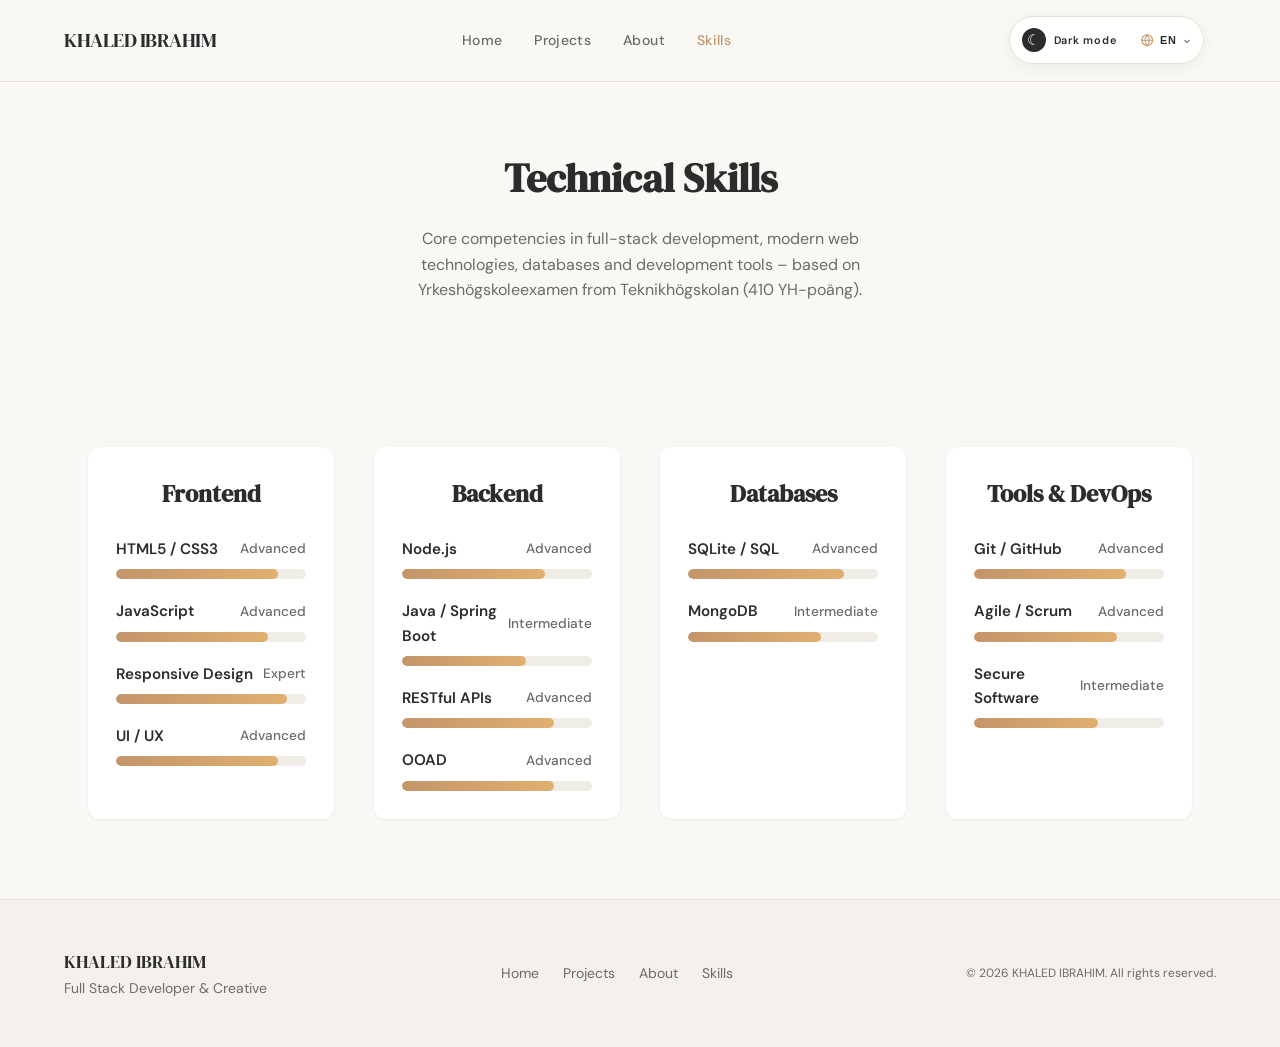
<file: skills.html>
<!DOCTYPE html>
<html lang="en">
<head>
  <meta charset="UTF-8" />
  <meta name="viewport" content="width=device-width, initial-scale=1.0" />
  <meta name="theme-color" content="#faf8f5" />
  <title>KHALED IBRAHIM | Skills</title>
  <meta name="description" content="Technical skills – Full Stack Development, Frontend, Backend, Databases, Tools & DevOps" />
  <script>
    (function () {
      const t = localStorage.getItem('portfolio-theme') ||
        (window.matchMedia('(prefers-color-scheme: dark)').matches ? 'dark' : 'light');
      document.documentElement.dataset.theme = t;
    })();
  </script>
  <link rel="preconnect" href="https://fonts.googleapis.com" />
  <link rel="preconnect" href="https://fonts.gstatic.com" crossorigin />
  <link href="https://fonts.googleapis.com/css2?family=DM+Sans:wght@400;500;600;700&family=DM+Serif+Display&display=swap" rel="stylesheet" />
  <link rel="icon" type="image/png" href="images/favicon.png" />
  <link rel="stylesheet" href="css/styles.css" />
</head>
<body>

  <header class="header">
    <nav class="container header__inner">
      <a href="index.html" class="header__logo font-serif">KHALED IBRAHIM</a>

      <ul class="nav-desktop">
        <li><a href="index.html">Home</a></li>
        <li><a href="projects.html">Projects</a></li>
        <li><a href="about.html">About</a></li>
        <li><a href="skills.html" class="active">Skills</a></li>
      </ul>

      <div class="header__controls" aria-label="Site preferences">
        <button class="theme-toggle" id="theme-toggle" type="button" aria-label="Switch to dark mode" aria-pressed="false">
          <span class="theme-toggle__icon" aria-hidden="true">☾</span>
          <span class="theme-toggle__label">Dark mode</span>
        </button>
        <label class="language-select">
          <span class="sr-only">Language</span>
          <svg class="language-select__icon" viewBox="0 0 24 24" fill="none" stroke="currentColor" stroke-width="1.8" aria-hidden="true"><circle cx="12" cy="12" r="9"></circle><path d="M3 12h18M12 3c2.3 2.5 3.5 5.5 3.5 9S14.3 18.5 12 21c-2.3-2.5-3.5-5.5-3.5-9S9.7 5.5 12 3Z"></path></svg>
          <select id="language-select" aria-label="Select language">
            <option value="en">EN</option>
            <option value="sv">SV</option>
          </select>
        </label>
      </div>

      <button class="hamburger" id="hamburger" aria-label="Open menu" aria-expanded="false">
        <span></span><span></span><span></span>
      </button>
    </nav>

    <div class="mobile-menu" id="mobile-menu">
      <ul class="mobile-menu__list">
        <li><a href="index.html">Home</a></li>
        <li><a href="projects.html">Projects</a></li>
        <li><a href="about.html">About</a></li>
        <li><a href="skills.html" class="active">Skills</a></li>
      </ul>
    </div>
  </header>

  <main>

    <section class="page-header">
      <div class="container">
        <h1 class="page-header__title font-serif">Technical Skills</h1>
        <p class="page-header__desc">
          Core competencies in full-stack development, modern web technologies, databases and development tools – based on Yrkeshögskoleexamen from Teknikhögskolan (410 YH-poäng).
        </p>
      </div>
    </section>

    <section class="skills-section">
      <div class="container">
        <div class="skills-grid">

          <div class="skill-category">
            <h3 class="category-title">Frontend</h3>
            <div class="skill-list">
              <div class="skill-item">
                <div class="skill-info">
                  <span class="skill-name">HTML5 / CSS3</span>
                  <span class="skill-level">Advanced</span>
                </div>
                <div class="skill-bar">
                  <div class="skill-progress" style="width: 85%"></div>
                </div>
              </div>
              <div class="skill-item">
                <div class="skill-info">
                  <span class="skill-name">JavaScript</span>
                  <span class="skill-level">Advanced</span>
                </div>
                <div class="skill-bar">
                  <div class="skill-progress" style="width: 80%"></div>
                </div>
              </div>
              <div class="skill-item">
                <div class="skill-info">
                  <span class="skill-name">Responsive Design</span>
                  <span class="skill-level">Expert</span>
                </div>
                <div class="skill-bar">
                  <div class="skill-progress" style="width: 90%"></div>
                </div>
              </div>
              <div class="skill-item">
                <div class="skill-info">
                  <span class="skill-name">UI / UX</span>
                  <span class="skill-level">Advanced</span>
                </div>
                <div class="skill-bar">
                  <div class="skill-progress" style="width: 85%"></div>
                </div>
              </div>
            </div>
          </div>

          <div class="skill-category">
            <h3 class="category-title">Backend</h3>
            <div class="skill-list">
              <div class="skill-item">
                <div class="skill-info">
                  <span class="skill-name">Node.js</span>
                  <span class="skill-level">Advanced</span>
                </div>
                <div class="skill-bar">
                  <div class="skill-progress" style="width: 75%"></div>
                </div>
              </div>
              <div class="skill-item">
                <div class="skill-info">
                  <span class="skill-name">Java / Spring Boot</span>
                  <span class="skill-level">Intermediate</span>
                </div>
                <div class="skill-bar">
                  <div class="skill-progress" style="width: 65%"></div>
                </div>
              </div>
              <div class="skill-item">
                <div class="skill-info">
                  <span class="skill-name">RESTful APIs</span>
                  <span class="skill-level">Advanced</span>
                </div>
                <div class="skill-bar">
                  <div class="skill-progress" style="width: 80%"></div>
                </div>
              </div>
              <div class="skill-item">
                <div class="skill-info">
                  <span class="skill-name">OOAD</span>
                  <span class="skill-level">Advanced</span>
                </div>
                <div class="skill-bar">
                  <div class="skill-progress" style="width: 80%"></div>
                </div>
              </div>
            </div>
          </div>

          <div class="skill-category">
            <h3 class="category-title">Databases</h3>
            <div class="skill-list">
              <div class="skill-item">
                <div class="skill-info">
                  <span class="skill-name">SQLite / SQL</span>
                  <span class="skill-level">Advanced</span>
                </div>
                <div class="skill-bar">
                  <div class="skill-progress" style="width: 82%"></div>
                </div>
              </div>
              <div class="skill-item">
                <div class="skill-info">
                  <span class="skill-name">MongoDB</span>
                  <span class="skill-level">Intermediate</span>
                </div>
                <div class="skill-bar">
                  <div class="skill-progress" style="width: 70%"></div>
                </div>
              </div>
            </div>
          </div>

          <div class="skill-category">
            <h3 class="category-title">Tools & DevOps</h3>
            <div class="skill-list">
              <div class="skill-item">
                <div class="skill-info">
                  <span class="skill-name">Git / GitHub</span>
                  <span class="skill-level">Advanced</span>
                </div>
                <div class="skill-bar">
                  <div class="skill-progress" style="width: 80%"></div>
                </div>
              </div>
              <div class="skill-item">
                <div class="skill-info">
                  <span class="skill-name">Agile / Scrum</span>
                  <span class="skill-level">Advanced</span>
                </div>
                <div class="skill-bar">
                  <div class="skill-progress" style="width: 75%"></div>
                </div>
              </div>
              <div class="skill-item">
                <div class="skill-info">
                  <span class="skill-name">Secure Software</span>
                  <span class="skill-level">Intermediate</span>
                </div>
                <div class="skill-bar">
                  <div class="skill-progress" style="width: 65%"></div>
                </div>
              </div>
            </div>
          </div>

        </div>
      </div>
    </section>

  </main>

  <footer class="footer">
    <div class="container footer__inner">
      <div class="footer__brand">
        <a href="index.html" class="footer__logo font-serif">KHALED IBRAHIM</a>
        <p class="footer__tagline">Full Stack Developer & Creative</p>
      </div>

      <nav class="footer__nav" aria-label="Footer navigation">
        <a href="index.html">Home</a>
        <a href="projects.html">Projects</a>
        <a href="about.html">About</a>
        <a href="skills.html">Skills</a>
      </nav>

      <p class="footer__copy">© <span id="current-year"></span> KHALED IBRAHIM. All rights reserved.</p>
    </div>
  </footer>

  <script src="js/main.js"></script>
</body>
</html>
</file>
<file: css/styles.css>
/* ============================
   CSS Custom Properties
   ============================ */
   :root {
    --bg: #faf8f5;
    --fg: #2c2c2c;
    --card: #ffffff;
    --card-fg: #2c2c2c;
    --primary: #2c2c2c;
    --primary-fg: #faf8f5;
    --secondary: #f0ece6;
    --secondary-fg: #2c2c2c;
    --muted: #6b6b6b;
    --accent: #c4956a;
    --accent-fg: #ffffff;
    --border: #e5e0d8;
    --radius: 0.75rem;
    --font-sans: 'DM Sans', system-ui, -apple-system, sans-serif;
    --font-serif: 'DM Serif Display', Georgia, serif;
  }

   [data-theme="dark"] {
     --bg: #171614;
     --fg: #f5f1eb;
     --card: #24221f;
     --card-fg: #f5f1eb;
     --primary: #f5f1eb;
     --primary-fg: #171614;
     --secondary: #302c27;
     --secondary-fg: #f5f1eb;
     --muted: #b5aea5;
     --accent: #e0ad7e;
     --accent-fg: #171614;
     --border: #443e36;
   }
  
  /* ============================
     Reset & Base
     ============================ */
  *,
  *::before,
  *::after {
    margin: 0;
    padding: 0;
    box-sizing: border-box;
  }
  
  html {
    scroll-behavior: smooth;
    -webkit-text-size-adjust: 100%;
  }
  
  body {
    font-family: var(--font-sans);
    background: var(--bg);
    color: var(--fg);
    line-height: 1.6;
    -webkit-font-smoothing: antialiased;
    -moz-osx-font-smoothing: grayscale;
  }
  
  img {
    display: block;
    max-width: 100%;
    height: auto;
  }
  
  a {
    color: inherit;
    text-decoration: none;
  }
  
  button {
    font-family: inherit;
    cursor: pointer;
    border: none;
    background: none;
  }
  
  ul, ol {
    list-style: none;
  }
  
  /* ============================
     Typography
     ============================ */
  .font-serif {
    font-family: var(--font-serif);
  }
  
  .text-balance {
    text-wrap: balance;
  }
  
  /* ============================
     Layout Utilities
     ============================ */
  .container {
    width: 100%;
    max-width: 1152px;
    margin: 0 auto;
    padding: 0 1.5rem;
  }
  
  .sr-only {
    position: absolute;
    width: 1px;
    height: 1px;
    padding: 0;
    margin: -1px;
    overflow: hidden;
    clip: rect(0, 0, 0, 0);
    white-space: nowrap;
    border-width: 0;
  }
  
  /* ============================
     Header / Navbar
     ============================ */
  .header {
    position: sticky;
    top: 0;
    z-index: 50;
     background: color-mix(in srgb, var(--bg) 92%, transparent);
    backdrop-filter: blur(12px);
    -webkit-backdrop-filter: blur(12px);
    border-bottom: 1px solid var(--border);
  }
  
  .header__inner {
    display: flex;
    align-items: center;
    justify-content: space-between;
    padding: 1rem 0;
  }
  
  .header__logo {
    font-family: var(--font-serif);
    font-size: 1.25rem;
    letter-spacing: -0.025em;
    color: var(--fg);
    transition: opacity 0.2s;
  }
  
  .header__logo:hover {
    opacity: 0.7;
  }

   .header__controls {
     display: flex;
     align-items: center;
     gap: 0.2rem;
     margin-left: auto;
     margin-right: 0.75rem;
     padding: 0.22rem;
     border: 1px solid var(--border);
     border-radius: 999px;
     background: color-mix(in srgb, var(--card) 88%, transparent);
     box-shadow: 0 4px 16px rgba(0, 0, 0, 0.05);
   }

   .theme-toggle,
   .language-select select {
     min-height: 34px;
     border: 1px solid transparent;
     border-radius: 999px;
     color: var(--fg);
     background: transparent;
     font-size: 0.68rem;
     font-weight: 600;
     letter-spacing: 0.07em;
   }

   .theme-toggle {
     display: inline-flex;
     align-items: center;
     gap: 0.45rem;
     padding: 0.38rem 0.68rem 0.38rem 0.45rem;
   }

   .theme-toggle:hover,
   .language-select select:hover {
     background: var(--secondary);
     border-color: var(--border);
   }

   .theme-toggle__icon {
     display: grid;
     place-items: center;
     width: 1.55rem;
     height: 1.55rem;
     border-radius: 50%;
     background: var(--primary);
     color: var(--primary-fg);
     font-size: 0.93rem;
     line-height: 1;
   }

   .language-select { position: relative; display: flex; align-items: center; }
   .language-select__icon { position: absolute; left: 0.55rem; width: 0.9rem; height: 0.9rem; color: var(--accent); pointer-events: none; }

   .language-select select {
     min-width: 4.25rem;
     padding: 0 0.65rem 0 1.72rem;
     outline: none;
     appearance: none;
     cursor: pointer;
   }

   .language-select::after { content: '⌄'; position: absolute; right: 0.45rem; top: 50%; transform: translateY(-54%); color: var(--muted); font-size: 0.8rem; pointer-events: none; }

   .language-select select option {
     background: var(--card);
     color: var(--fg);
   }
  
  .nav-desktop {
    display: none;
    align-items: center;
    gap: 2rem;
    margin-left: auto;
    margin-right: 2rem;
  }
  
  .nav-desktop a {
    font-size: 0.875rem;
    font-weight: 500;
    letter-spacing: 0.025em;
    color: var(--muted);
    transition: color 0.2s;
  }
  
  .nav-desktop a:hover,
  .nav-desktop a.active {
    color: var(--accent);
  }
  
  /* Hamburger */
  .hamburger {
    display: flex;
    flex-direction: column;
    gap: 6px;
    padding: 4px;
  }
  
  .hamburger span {
    display: block;
    width: 24px;
    height: 2px;
    background: var(--fg);
    transition: all 0.3s;
    border-radius: 2px;
  }
  
  .hamburger.open span:nth-child(1) {
    transform: translateY(8px) rotate(45deg);
  }
  
  .hamburger.open span:nth-child(2) {
    opacity: 0;
  }
  
  .hamburger.open span:nth-child(3) {
    transform: translateY(-8px) rotate(-45deg);
  }
  
  /* Mobile menu */
  .mobile-menu {
    max-height: 0;
    overflow: hidden;
    transition: max-height 0.3s ease, border-color 0.3s;
    border-bottom: 1px solid transparent;
    background: var(--bg);
  }
  
  .mobile-menu.open {
    max-height: 320px;
    border-bottom-color: var(--border);
  }
  
  .mobile-menu__list {
    display: flex;
    flex-direction: column;
    gap: 0.25rem;
    padding: 0 1.5rem 1.5rem;
  }
  
  .mobile-menu__list a {
    display: block;
    padding: 0.75rem 1rem;
    border-radius: 0.5rem;
    font-size: 0.875rem;
    font-weight: 500;
    color: var(--muted);
    transition: all 0.2s;
  }
  
  .mobile-menu__list a:hover,
  .mobile-menu__list a.active {
    background: var(--secondary);
    color: var(--accent);
  }
  
  /* ============================
     Showreel
     ============================ */
  .showreel {
    position: relative;
    min-height: min(760px, calc(100svh - 69px));
    overflow: hidden;
    display: flex;
    align-items: flex-end;
    isolation: isolate;
    color: #f8f5ef;
    background: #181916;
  }

  .showreel__video, .showreel__shade {
    position: absolute;
    inset: 0;
    width: 100%;
    height: 100%;
  }

  .showreel__video { z-index: -2; object-fit: cover; object-position: center; }
  .showreel__shade { z-index: -1; background: linear-gradient(180deg, rgba(9, 11, 10, 0.12) 15%, rgba(9, 11, 10, 0.18) 45%, rgba(9, 11, 10, 0.82) 100%); }

  .showreel__chrome {
    position: absolute;
    top: 0;
    left: 0;
    width: 100%;
    display: flex;
    justify-content: space-between;
    padding: 1.35rem 1.5rem;
    font-size: 0.62rem;
    font-weight: 600;
    letter-spacing: 0.14em;
  }

  .showreel__content { width: 100%; padding-top: 7rem; padding-bottom: clamp(2.5rem, 7vw, 5.5rem); }
  .showreel__eyebrow, .hero__eyebrow { margin-bottom: 1rem; font-size: 0.66rem; font-weight: 700; letter-spacing: 0.14em; line-height: 1.3; text-transform: uppercase; }
  .showreel__title { max-width: 720px; font-size: clamp(3.15rem, 8.8vw, 8rem); font-weight: 400; line-height: 0.88; letter-spacing: -0.065em; }
  .showreel__scroll { display: inline-flex; align-items: center; gap: 0.7rem; margin-top: clamp(2rem, 5vw, 4rem); padding-bottom: 0.45rem; border-bottom: 1px solid rgba(255, 255, 255, 0.6); font-size: 0.74rem; font-weight: 600; letter-spacing: 0.06em; text-transform: uppercase; transition: gap 0.25s ease; }
  .showreel__scroll:hover { gap: 1rem; }
  .showreel__arrow { font-size: 1.2rem; line-height: 0.7; }

  .showreel__sound {
    position: absolute;
    right: 1.5rem;
    bottom: 1.5rem;
    z-index: 1;
    display: inline-flex;
    align-items: center;
    gap: 0.45rem;
    padding: 0.55rem 0.75rem;
    border: 1px solid rgba(255, 255, 255, 0.42);
    border-radius: 999px;
    color: #fff;
    background: rgba(20, 20, 18, 0.18);
    backdrop-filter: blur(8px);
    font-size: 0.68rem;
    font-weight: 600;
    letter-spacing: 0.05em;
  }

  /* ============================
     Hero / Introduction
     ============================ */
  .hero {
    padding: clamp(5rem, 10vw, 9.5rem) 0;
  }
  
  .hero__inner {
    display: flex;
    flex-direction: column;
    align-items: center;
    gap: 3rem;
  }
  
  .hero__text {
    text-align: center;
    flex: 1;
  }

  .hero__eyebrow { color: var(--accent); }
  
  .hero__title {
    font-family: var(--font-serif);
    font-size: clamp(2.85rem, 5vw, 5.25rem);
    line-height: 0.98;
    letter-spacing: -0.045em;
    color: var(--fg);
    text-wrap: balance;
  }
  
  .hero__desc {
    margin-top: 1rem;
    max-width: 32rem;
    font-size: 1.125rem;
    line-height: 1.7;
    color: var(--muted);
    margin-left: auto;
    margin-right: auto;
  }

  .hero-subtitle {
    margin-top: 1.35rem;
    font-size: 0.7rem;
    font-weight: 700;
    letter-spacing: 0.13em;
    text-transform: uppercase;
    color: var(--accent);
  }
  
  .hero__actions {
    display: flex;
    flex-wrap: wrap;
    align-items: center;
    justify-content: center;
    gap: 1rem;
    margin-top: 2rem;
  }
  
  .hero__portrait {
    position: relative;
    flex-shrink: 0;
  }
  
  .hero__portrait img {
    width: 320px;
    height: 320px;
    object-fit: cover;
    border-radius: 0;
    box-shadow: 0 24px 60px rgba(0, 0, 0, 0.13);
  }
  
  .hero__portrait-accent {
    position: absolute;
    bottom: -1rem;
    right: -1rem;
    width: 320px;
    height: 320px;
    border-radius: 0;
    background: rgba(196, 149, 106, 0.2);
    z-index: -1;
  }
  
  /* ============================
     Buttons
     ============================ */
  .btn {
    display: inline-flex;
    align-items: center;
    gap: 0.5rem;
    padding: 0.875rem 1.75rem;
    font-size: 0.875rem;
    font-weight: 600;
    border-radius: 999px;
    transition: all 0.2s;
  }
  
  .btn--primary {
    background: var(--primary);
    color: var(--primary-fg);
  }
  
  .btn--primary:hover {
    transform: scale(1.05);
  }
  
  .btn--outline {
    background: var(--card);
    color: var(--fg);
    border: 1px solid var(--border);
  }
  
  .btn--outline:hover {
    background: var(--secondary);
  }
  
  .btn--accent {
    background: var(--accent);
    color: var(--accent-fg);
  }
  
  .btn--accent:hover {
    transform: scale(1.05);
  }
  
  /* ============================
     Featured / Projects Section
     ============================ */
  /* .featured {
    background: rgba(240, 236, 230, 0.4);
    padding: 5rem 0;
  } */
  .featured {
    background: color-mix(in srgb, var(--secondary) 40%, transparent);
    padding: 5rem 0;
  }
  
  .featured__header {
    display: flex;
    align-items: flex-end;
    justify-content: space-between;
    flex-wrap: wrap;
    gap: 1rem;
  }
  
  .featured__title {
    font-family: var(--font-serif);
    font-size: 1.875rem;
    color: var(--fg);
    text-wrap: balance;
  }
  
  .featured__link {
    display: inline-flex;
    align-items: center;
    gap: 0.25rem;
    font-size: 0.875rem;
    font-weight: 500;
    color: var(--accent);
  }
  
  .featured__link:hover {
    opacity: 0.8;
  }
  
  .featured__link svg {
    width: 16px;
    height: 16px;
    transition: transform 0.2s;
  }
  
  .featured__link:hover svg {
    transform: translateX(4px);
  }
  
  .featured__grid,
  .projects-grid {
    display: grid;
    gap: 2rem;
    margin-top: 2.5rem;
  }
  
  /* Product / Project Card */
  .product-card,
  .project-card {
    display: flex;
    flex-direction: column;
    overflow: hidden;
    border-radius: var(--radius);
    background: var(--card);
    box-shadow: 0 1px 3px rgba(0, 0, 0, 0.06);
    transition: box-shadow 0.3s, transform 0.3s;
    cursor: pointer;
  }
  
  .product-card:hover,
  .project-card:hover {
    box-shadow: 0 8px 30px rgba(0, 0, 0, 0.1);
    transform: translateY(-4px);
  }
  
  .product-card__image,
  .project-card__image {
    position: relative;
    aspect-ratio: 4 / 3;
    overflow: hidden;
  }
  
  .product-card__image img,
  .project-card__image img {
    width: 100%;
    height: 100%;
    object-fit: cover;
    transition: transform 0.5s;
  }
  
  .product-card:hover .product-card__image img,
  .project-card:hover .project-card__image img {
    transform: scale(1.05);
  }
  
  .product-card__body {
    padding: 1.25rem;
    display: flex;
    flex-direction: column;
    flex: 1;
  }
  
  .product-card__name,
  .project-card__name {
    font-size: 1rem;
    font-weight: 600;
    color: var(--card-fg);
  }
  
  .project-card__desc,
  .product-card__desc {
    font-size: 0.875rem;
    color: var(--muted);
    line-height: 1.6;
    margin-top: 0.5rem;
  }
  
  /* Project-specific */
  .project-tech {
    display: flex;
    flex-wrap: wrap;
    gap: 0.5rem;
    margin: 1rem 0;
  }
  
  .tech-tag {
    padding: 0.35rem 0.85rem;
    font-size: 0.75rem;
    background: var(--secondary);
    color: var(--secondary-fg);
    border-radius: 999px;
  }
  
  .project-links {
    margin-top: auto;
    padding-top: 1rem;
  }
  
  .project-link {
    display: inline-flex;
    align-items: center;
    gap: 0.4rem;
    color: var(--accent);
    font-weight: 500;
    font-size: 0.9rem;
  }
  
  .project-link:hover {
    text-decoration: underline;
  }
  
  /* ============================
     Page Header
     ============================ */
  .page-header {
    text-align: center;
    padding: 4rem 0 2rem;
  }
  
  .page-header__title {
    font-family: var(--font-serif);
    font-size: 2.5rem;
    color: var(--fg);
  }
  
  .page-header__desc {
    max-width: 32rem;
    margin: 1rem auto 0;
    font-size: 1rem;
    color: var(--muted);
    line-height: 1.6;
  }
  
  /* ============================
     Filters
     ============================ */
  .project-filters {
    display: flex;
    flex-wrap: wrap;
    justify-content: center;
    gap: 0.75rem;
    margin: 2rem 0 2.5rem;
  }
  
  .filter-btn {
    padding: 0.5rem 1.25rem;
    font-size: 0.875rem;
    font-weight: 500;
    border-radius: 999px;
    background: var(--secondary);
    color: var(--secondary-fg);
    transition: all 0.2s;
  }
  
  .filter-btn:hover {
    background: var(--border);
  }
  
  .filter-btn.active {
    background: var(--primary);
    color: var(--primary-fg);
  }
  
  /* ============================
     Skills Section
     ============================ */
  .skills-section {
    padding: 5rem 0;
    background: var(--bg);
  }
  
  .skills-grid {
    display: grid;
    gap: 2.5rem;
    margin-top: 2rem;
  }
  
  .skill-category {
    background: var(--card);
    border-radius: var(--radius);
    padding: 1.75rem;
    box-shadow: 0 1px 3px rgba(0,0,0,0.06);
    transition: box-shadow 0.3s;
  }
  
  .skill-category:hover {
    box-shadow: 0 8px 30px rgba(0,0,0,0.1);
  }
  
  .category-title {
    font-family: var(--font-serif);
    font-size: 1.5rem;
    color: var(--fg);
    margin-bottom: 1.5rem;
    text-align: center;
  }
  
  .skill-list {
    display: flex;
    flex-direction: column;
    gap: 1.25rem;
  }
  
  .skill-item {
    display: flex;
    flex-direction: column;
    gap: 0.5rem;
  }
  
  .skill-info {
    display: flex;
    justify-content: space-between;
    align-items: center;
    font-size: 0.95rem;
  }
  
  .skill-name {
    font-weight: 600;
    color: var(--fg);
  }
  
  .skill-level {
    font-size: 0.85rem;
    color: var(--muted);
    font-weight: 500;
  }
  
  .skill-bar {
    height: 10px;
    background: var(--secondary);
    border-radius: 999px;
    overflow: hidden;
  }
  
  .skill-progress {
    height: 100%;
    background: linear-gradient(90deg, var(--accent), #e0b070);
    border-radius: 999px;
    transition: width 1.2s ease-out;
  }
  
  /* ============================
     Support Section
     ============================ */
  .support {
    padding: 5rem 0;
  }
  
  .support__card {
    max-width: 40rem;
    margin: 0 auto;
    padding: 3.5rem 2rem;
    border-radius: 1rem;
    background: var(--primary);
    color: var(--primary-fg);
    text-align: center;
  }
  
  .support__title {
    font-family: var(--font-serif);
    font-size: 1.875rem;
    text-wrap: balance;
  }
  
  .support__desc {
    max-width: 28rem;
    margin: 1rem auto 0;
    font-size: 1rem;
    line-height: 1.6;
    opacity: 0.8;
  }
  
  .support__btn {
    margin-top: 2rem;
  }
  
  /* ============================
     About Section
     ============================ */
  .about-section {
    padding: 4rem 0 5rem;
  }
  
  .about__content {
    display: flex;
    flex-direction: column;
    align-items: center;
    gap: 3rem;
    margin-top: 3rem;
  }
  
  .about__photo img {
    width: 288px;
    height: 288px;
    object-fit: cover;
    border-radius: 1rem;
    box-shadow: 0 8px 30px rgba(0, 0, 0, 0.1);
  }
  
  .about__bio {
    max-width: 36rem;
  }
  
  .about__bio p:first-child {
    font-size: 1.125rem;
    color: var(--fg);
  }
  
  .about__bio p + p {
    margin-top: 1rem;
    color: var(--muted);
  }
  
  .about__label {
    font-size: 0.75rem;
    font-weight: 600;
    text-transform: uppercase;
    letter-spacing: 0.1em;
    color: var(--accent);
    margin-top: 2.5rem;
  }
  
  .about__tags {
    display: flex;
    flex-wrap: wrap;
    gap: 0.5rem;
    margin-top: 1rem;
  }
  
  /* .about__tag {
    padding: 0.5rem 1rem;
    border-radius: 999px;
    background: var(--secondary);
    color: var(--secondary-fg);
    font-size: 0.875rem;
  } */

 /* About tags with icons */
.about__tag {
  display: inline-flex;
  align-items: center;
  gap: 0.45rem;
  min-height: 2.5rem;
  padding: 0.38rem 0.9rem 0.38rem 0.42rem;
  border-radius: 999px;
  background: var(--secondary);
  color: var(--secondary-fg);
  font-size: 0.875rem;
  font-weight: 500;
  border: 1px solid transparent;
  transition: transform 0.2s ease, border-color 0.2s ease, background 0.2s ease;
}

.about__tag svg {
  width: 1.65rem;
  height: 1.65rem;
  flex: 0 0 1.65rem;
  padding: 0.32rem;
  border-radius: 0.5rem;
  background: color-mix(in srgb, var(--accent) 18%, var(--card));
  color: var(--accent);
  flex-shrink: 0;
  overflow: visible;
}

.about__tag:hover {
  transform: translateY(-2px);
  border-color: color-mix(in srgb, var(--accent) 55%, var(--border));
  background: var(--card);
}

.about__tag:hover svg {
  background: var(--accent);
  color: var(--accent-fg);
}

.about__tag img {
  width: 16px;
  height: 16px;
  flex-shrink: 0;
  object-fit: contain;
}
  /* Social links in about */
  .social-links {
    display: flex;
    flex-wrap: wrap;
    gap: 1rem;
    margin-top: 2rem;
  }
  
  .social-links a {
    width: 48px;
    height: 48px;
    display: flex;
    align-items: center;
    justify-content: center;
    border-radius: 50%;
    background: var(--secondary);
    color: var(--fg);
    transition: all 0.2s;
  }
  
  .social-links a:hover {
    background: var(--accent);
    color: white;
    transform: translateY(-2px);
  }
  
  /* ============================
     Footer
     ============================ */
  .footer {
    border-top: 1px solid var(--border);
     background: color-mix(in srgb, var(--secondary) 50%, transparent);
  }
  
  .footer__inner {
    display: flex;
    flex-direction: column;
    align-items: center;
    gap: 1.5rem;
    padding: 3rem 0;
  }
  
  .footer__logo {
    font-family: var(--font-serif);
    font-size: 1.125rem;
    color: var(--fg);
  }
  
  .footer__tagline {
    font-size: 0.875rem;
    color: var(--muted);
  }
  
  .footer__nav {
    display: flex;
    flex-wrap: wrap;
    justify-content: center;
    gap: 1.5rem;
  }
  
  .footer__nav a {
    font-size: 0.875rem;
    color: var(--muted);
  }
  
  .footer__nav a:hover {
    color: var(--fg);
  }
  
  .footer__copy {
    font-size: 0.75rem;
    color: var(--muted);
  }
  
  /* ============================
     Responsive
     ============================ */
  @media (min-width: 640px) {
    .featured__grid,
    .projects-grid,
    .skills-grid {
      grid-template-columns: repeat(2, 1fr);
    }
  }
  
  @media (min-width: 768px) {
    .nav-desktop {
      display: flex;
    }
    .hamburger,
    .mobile-menu.open ~ .mobile-menu {
      display: none;
    }
    .hero {
      padding: 7rem 0;
    }

    .hero__inner {
      flex-direction: row;
      text-align: left;
    }
    .hero__text { text-align: left; }
    .hero__actions {
      justify-content: flex-start;
    }
    .hero__portrait img,
    .hero__portrait-accent {
      width: 384px;
      height: 384px;
    }
    .about__content {
      flex-direction: row;
      align-items: flex-start;
      gap: 4rem;
    }
    .about__photo img {
      width: 320px;
      height: 320px;
    }
    .footer__inner {
      flex-direction: row;
      justify-content: space-between;
      text-align: left;
    }
  }

  @media (max-width: 420px) {
    .theme-toggle__label {
      display: none;
    }
    .theme-toggle {
      width: 36px;
      justify-content: center;
      padding: 0;
    }
  }

  @media (max-width: 639px) {
    .showreel { min-height: 600px; }
    .showreel__chrome { padding: 1rem; font-size: 0.55rem; }
    .showreel__sound { right: 1rem; bottom: 1rem; }
  }

  @media (prefers-reduced-motion: reduce) {
    .showreel__video { display: none; }
    *, *::before, *::after { scroll-behavior: auto !important; transition-duration: 0.01ms !important; }
  }
  
  @media (min-width: 1024px) {
    .featured__grid,
    .projects-grid,
    .skills-grid {
      grid-template-columns: repeat(3, 1fr);
    }
    .hero__portrait img,
    .hero__portrait-accent {
      width: 448px;
      height: 448px;
    }
    .about__photo img {
      width: 384px;
      height: 384px;
    }
    .skills-grid {
      grid-template-columns: repeat(4, 1fr);
    }
  }
</file>
